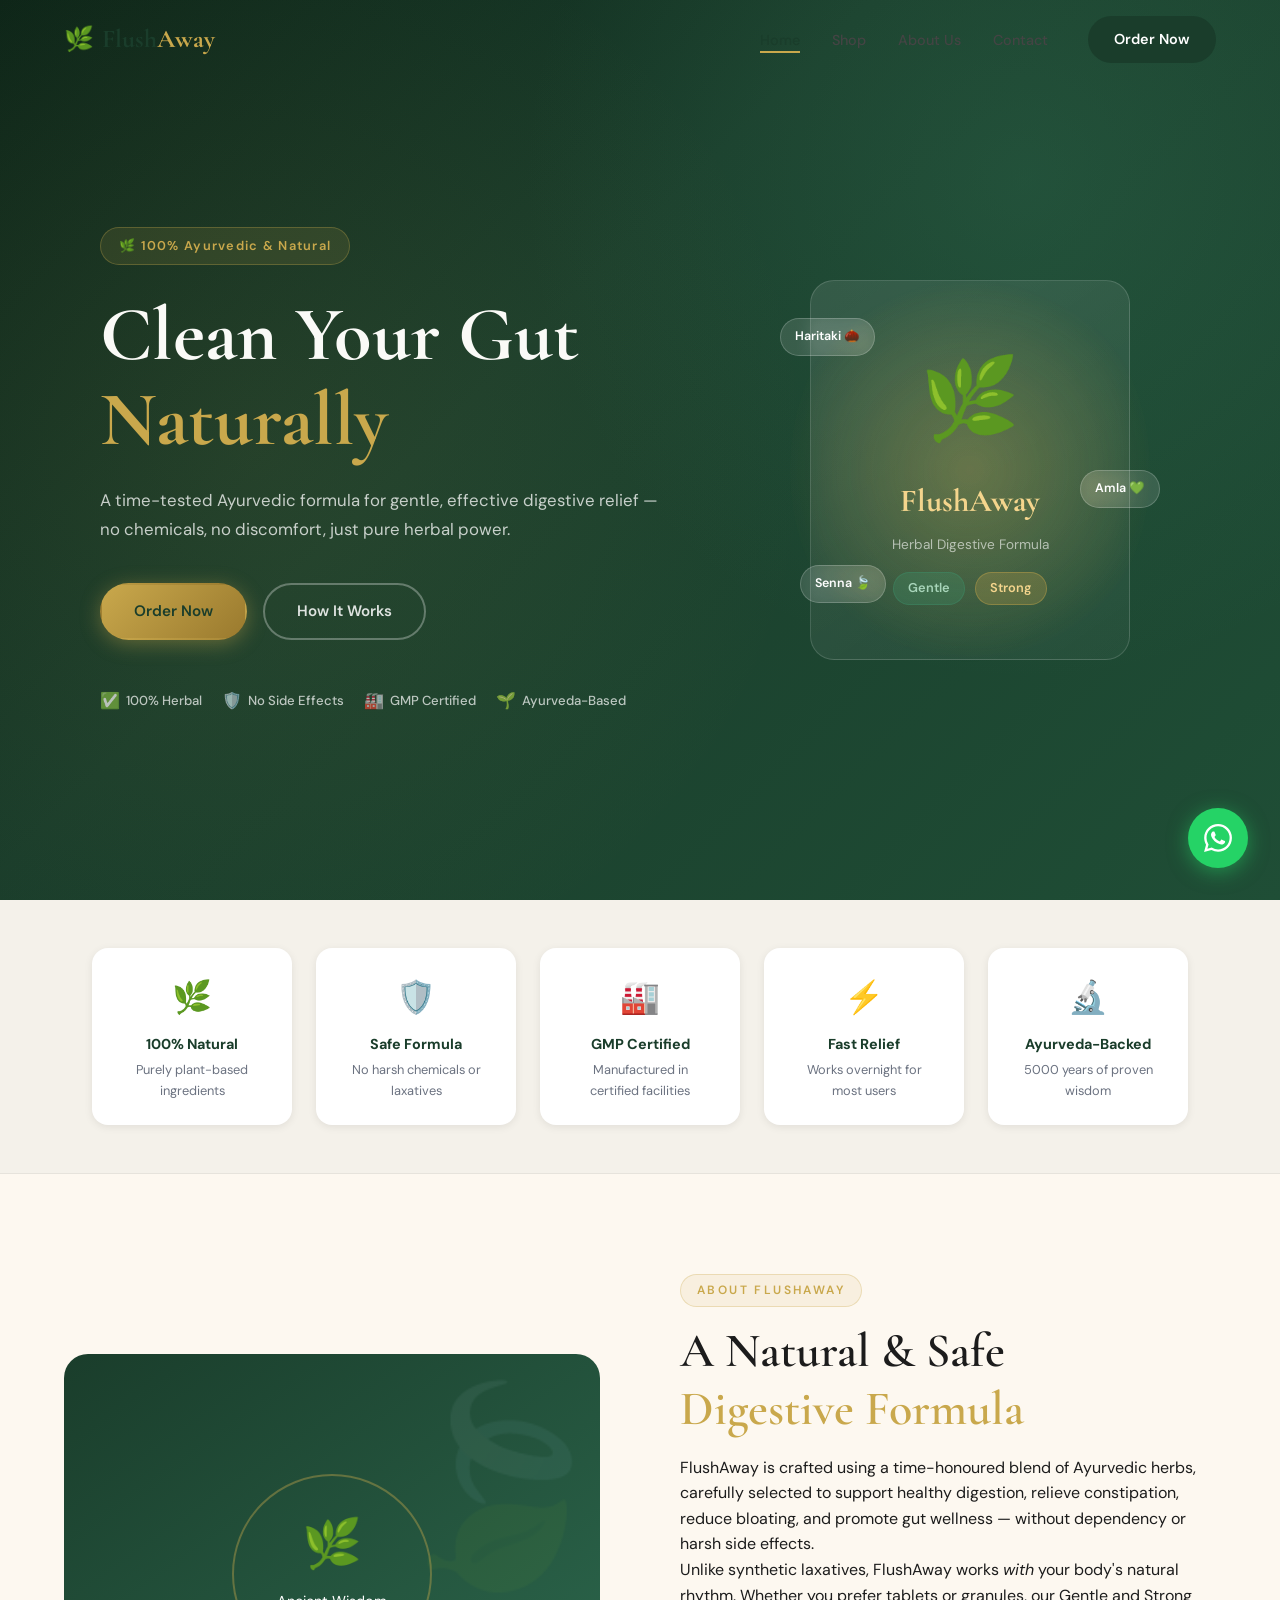
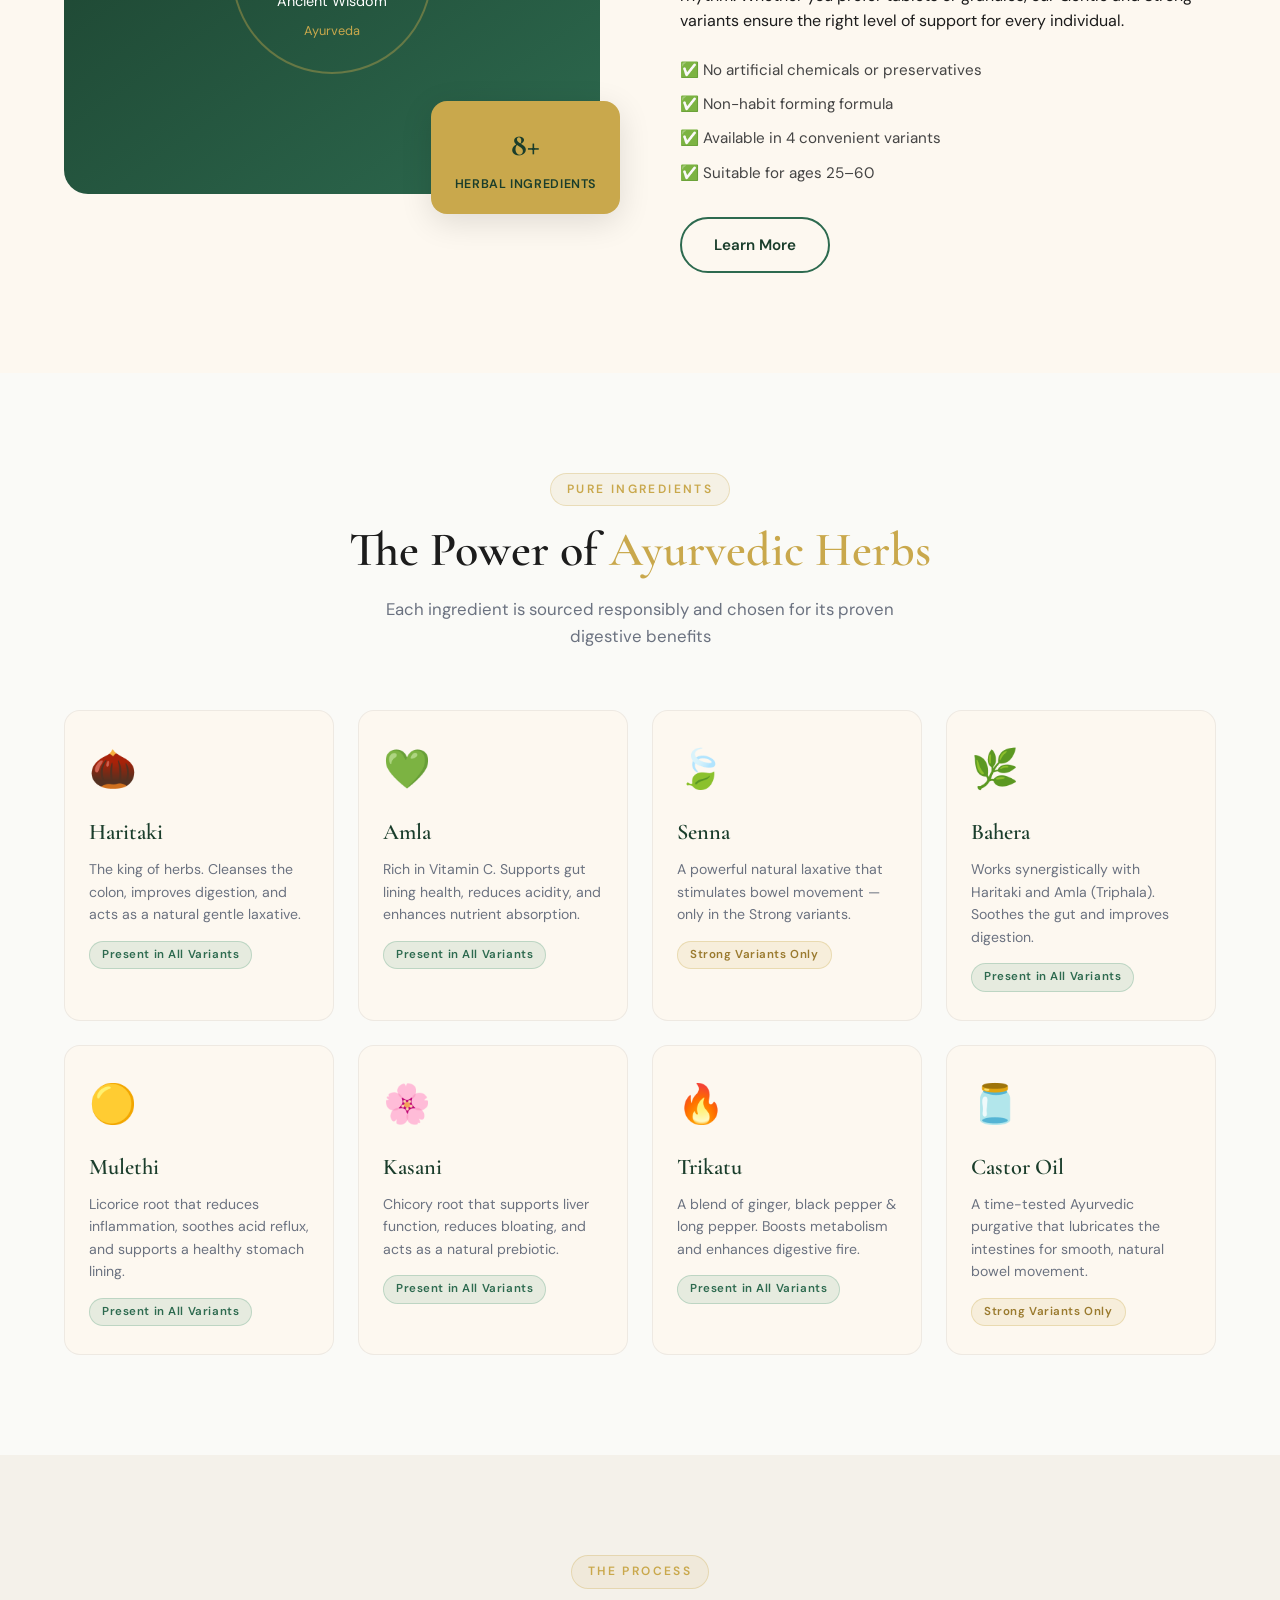
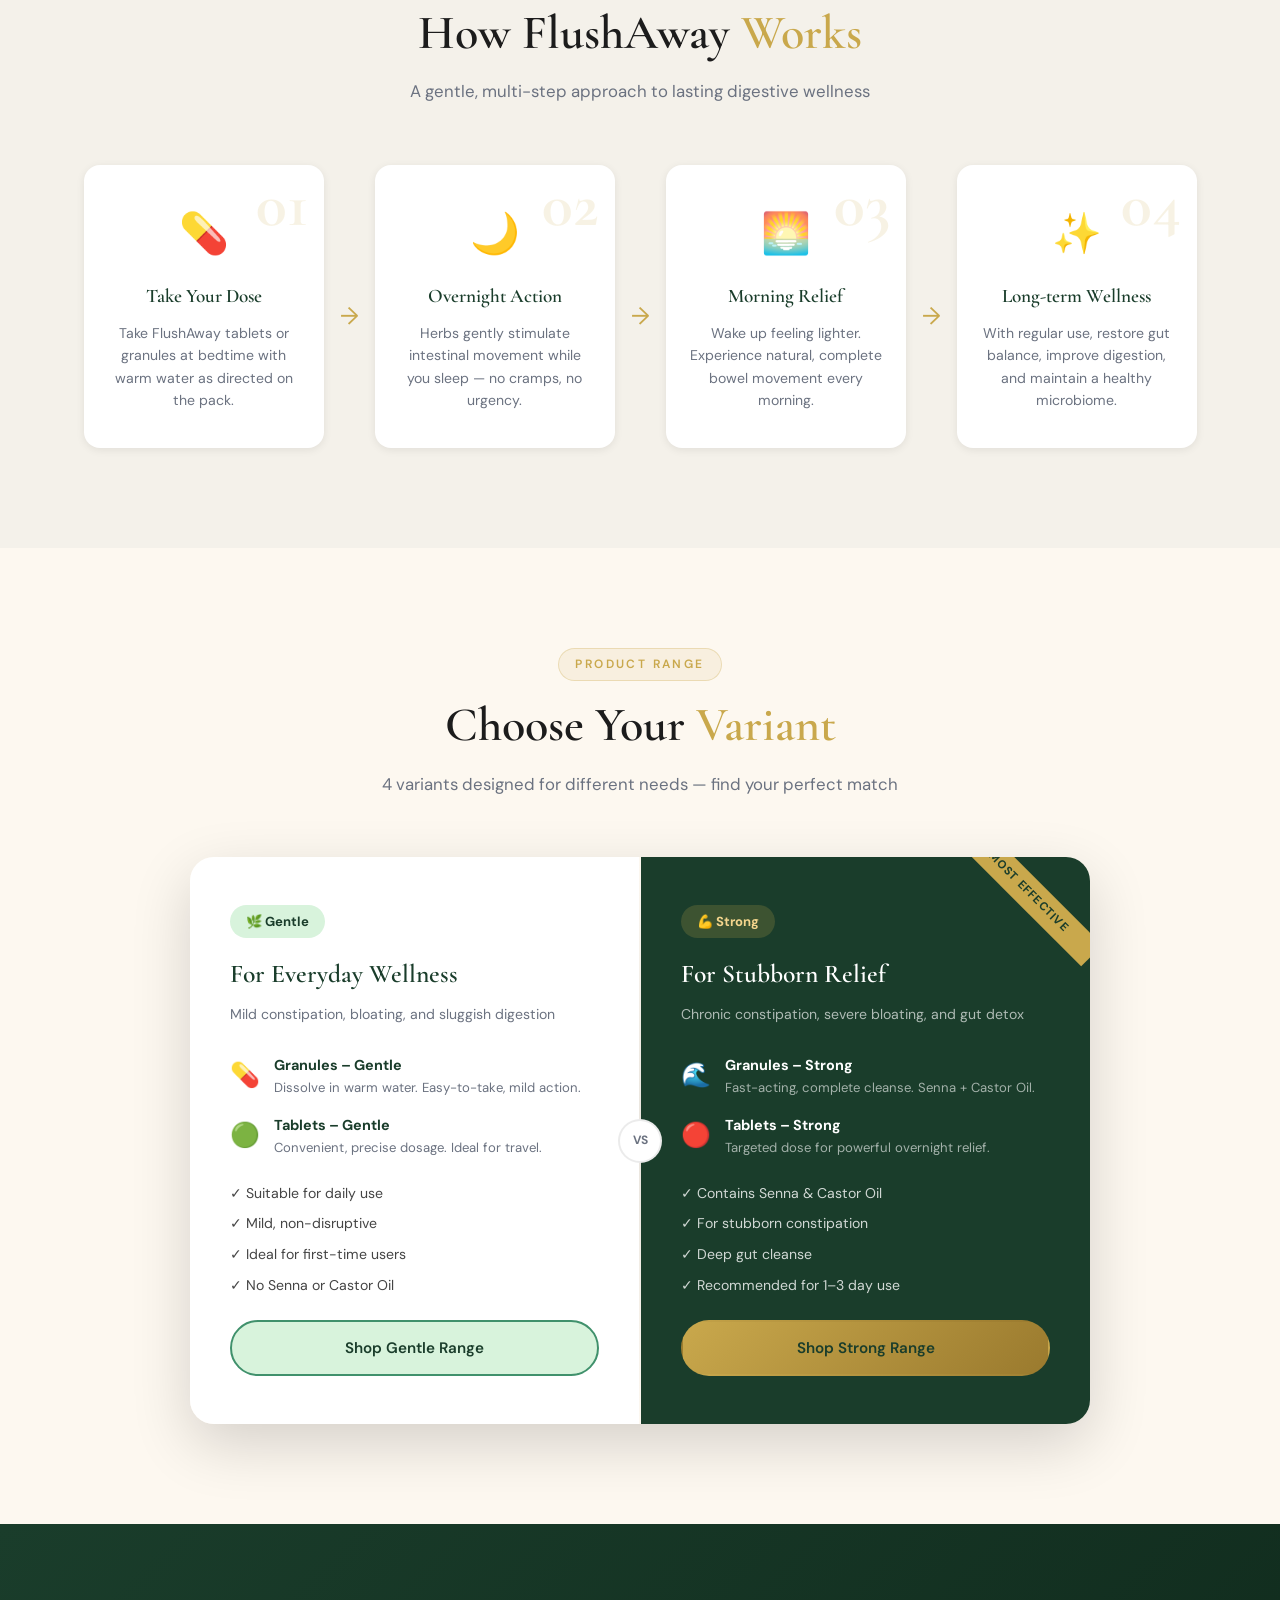
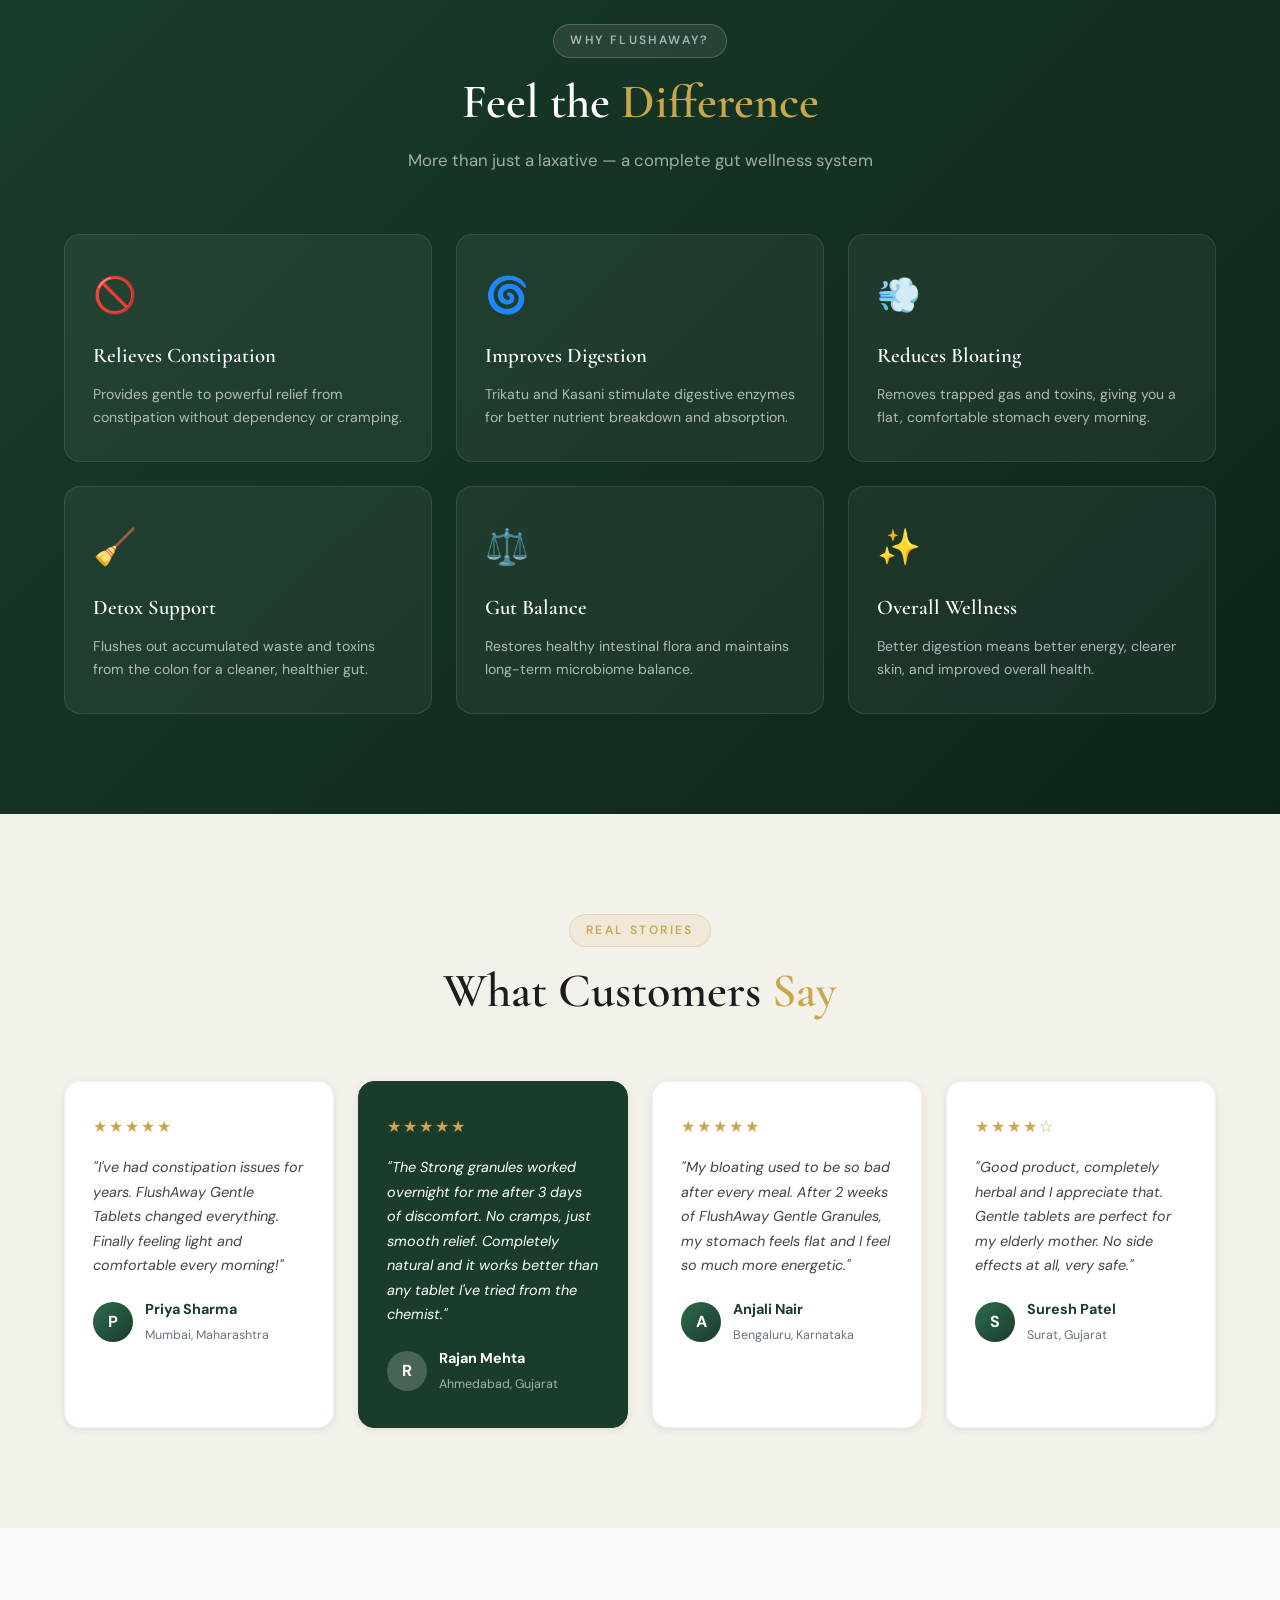
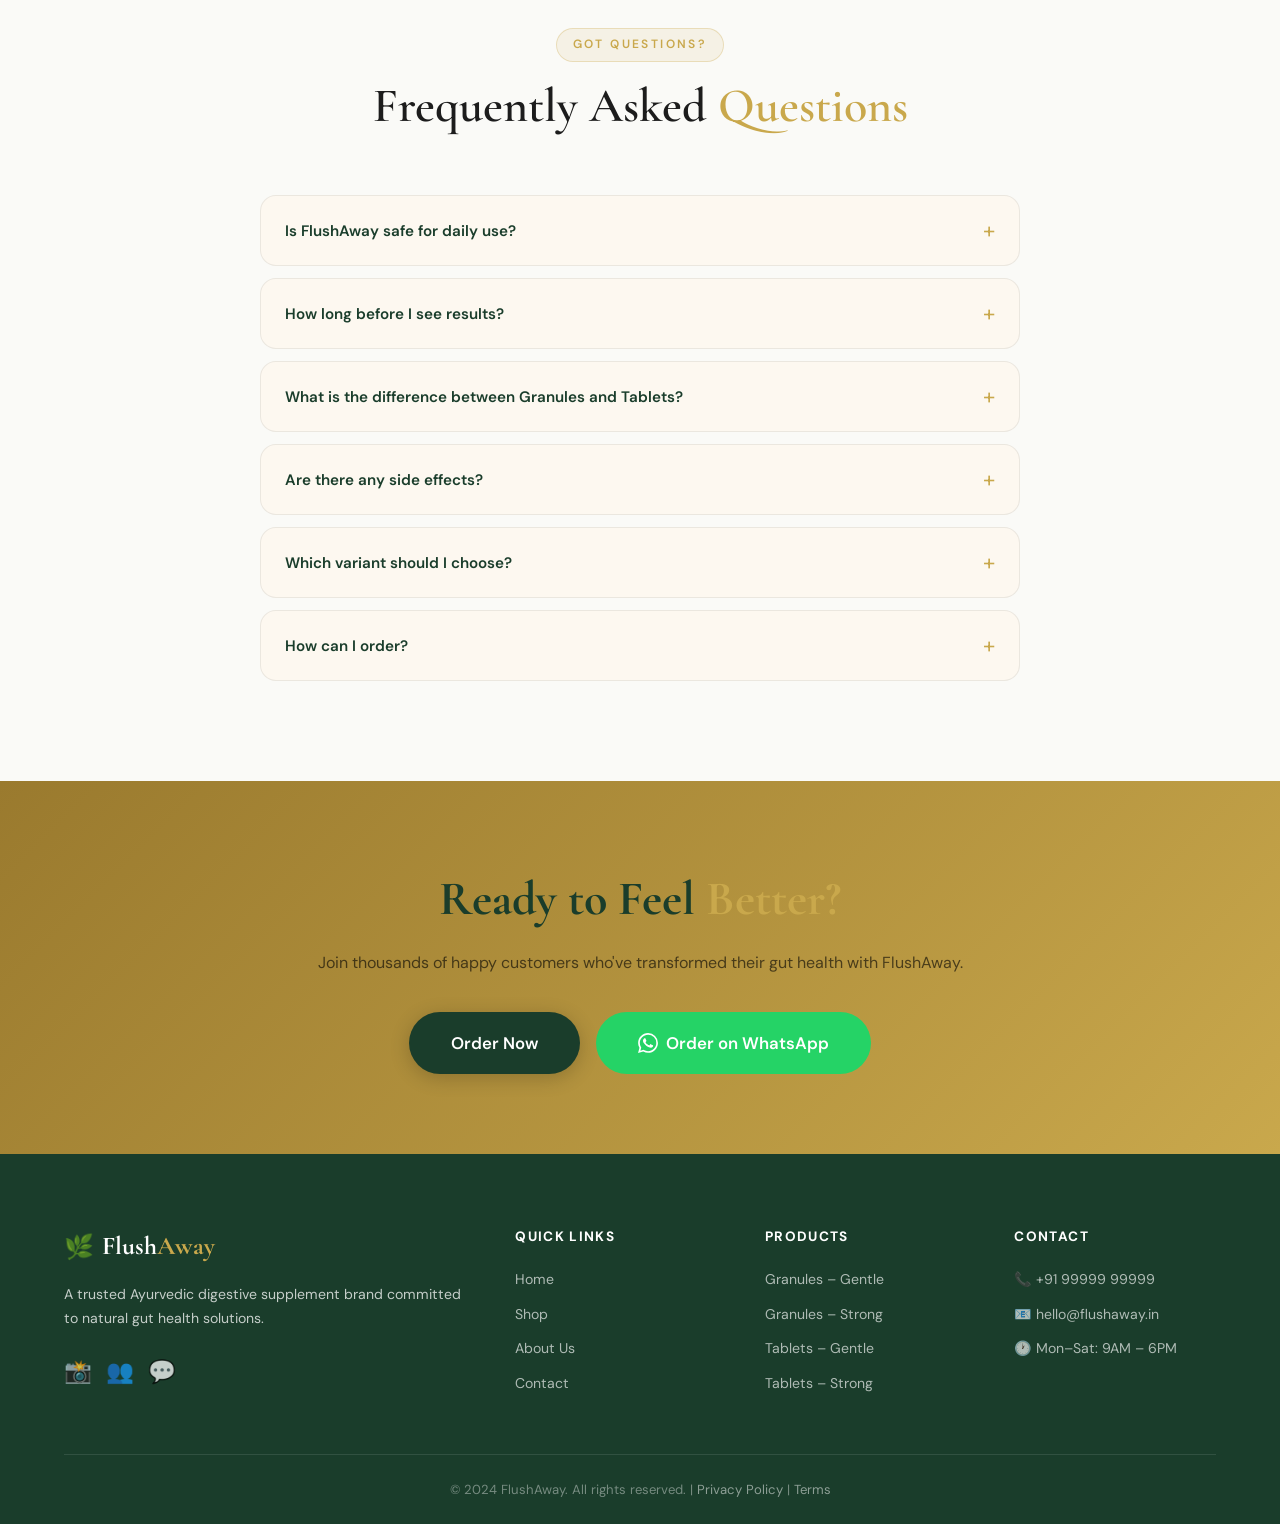
<file: index.html>
<!DOCTYPE html>
<html lang="en">
<head>
  <meta charset="UTF-8" />
  <meta name="viewport" content="width=device-width, initial-scale=1.0"/>
  <title>FlushAway – Clean Your Gut Naturally | Ayurvedic Digestive Supplement</title>
  <meta name="description" content="FlushAway is a 100% herbal Ayurvedic digestive supplement. Relieve constipation, improve digestion, and detox naturally with Haritaki, Amla, Senna & more."/>
  <meta name="keywords" content="herbal constipation relief, ayurvedic digestive supplement, haritaki, senna tablets, gut health, natural detox, FlushAway"/>
  <link rel="preconnect" href="https://fonts.googleapis.com"/>
  <link rel="preconnect" href="https://fonts.gstatic.com" crossorigin/>
  <link href="https://fonts.googleapis.com/css2?family=Cormorant+Garamond:wght@400;500;600;700&family=DM+Sans:wght@300;400;500;600&family=Cinzel:wght@400;600&display=swap" rel="stylesheet"/>
  <link rel="stylesheet" href="style.css"/>
</head>
<body>

<!-- ========== NAV ========== -->
<nav class="navbar" id="navbar">
  <div class="nav-inner">
    <a href="index.html" class="logo">
      <span class="logo-leaf">🌿</span>
      <span class="logo-text">Flush<span class="gold">Away</span></span>
    </a>
    <ul class="nav-links" id="navLinks">
      <li><a href="index.html" class="active">Home</a></li>
      <li><a href="shop.html">Shop</a></li>
      <li><a href="about.html">About Us</a></li>
      <li><a href="contact.html">Contact</a></li>
    </ul>
    <a href="shop.html" class="btn btn-nav">Order Now</a>
    <button class="hamburger" id="hamburger" aria-label="Menu">
      <span></span><span></span><span></span>
    </button>
  </div>
</nav>

<!-- ========== HERO ========== -->
<section class="hero" id="home">
  <div class="hero-bg-pattern"></div>
  <div class="hero-content">
    <div class="hero-badge">🌿 100% Ayurvedic &amp; Natural</div>
    <h1 class="hero-title">
      Clean Your Gut<br/><span class="gold-text">Naturally</span>
    </h1>
    <p class="hero-subtitle">
      A time-tested Ayurvedic formula for gentle, effective digestive relief —<br/>
      no chemicals, no discomfort, just pure herbal power.
    </p>
    <div class="hero-cta-group">
      <a href="shop.html" class="btn btn-primary">Order Now</a>
      <a href="#how-it-works" class="btn btn-outline">How It Works</a>
    </div>
    <div class="trust-strip">
      <div class="trust-item"><span class="t-icon">✅</span> 100% Herbal</div>
      <div class="trust-item"><span class="t-icon">🛡️</span> No Side Effects</div>
      <div class="trust-item"><span class="t-icon">🏭</span> GMP Certified</div>
      <div class="trust-item"><span class="t-icon">🌱</span> Ayurveda-Based</div>
    </div>
  </div>
  <div class="hero-image-wrap">
    <div class="hero-product-card">
      <div class="product-glow"></div>
      <div class="product-img-placeholder">
        <div class="pill-visual">
          <div class="pill-icon">🌿</div>
          <div class="pill-label">FlushAway</div>
          <div class="pill-sub">Herbal Digestive Formula</div>
          <div class="pill-variants">
            <span class="variant-tag gentle">Gentle</span>
            <span class="variant-tag strong">Strong</span>
          </div>
        </div>
      </div>
      <div class="floating-badge b1">Haritaki 🌰</div>
      <div class="floating-badge b2">Amla 💚</div>
      <div class="floating-badge b3">Senna 🍃</div>
    </div>
  </div>
</section>

<!-- ========== TRUST BADGES ========== -->
<section class="badges-section">
  <div class="container">
    <div class="badges-row">
      <div class="badge-card"><div class="badge-icon">🌿</div><strong>100% Natural</strong><p>Purely plant-based ingredients</p></div>
      <div class="badge-card"><div class="badge-icon">🛡️</div><strong>Safe Formula</strong><p>No harsh chemicals or laxatives</p></div>
      <div class="badge-card"><div class="badge-icon">🏭</div><strong>GMP Certified</strong><p>Manufactured in certified facilities</p></div>
      <div class="badge-card"><div class="badge-icon">⚡</div><strong>Fast Relief</strong><p>Works overnight for most users</p></div>
      <div class="badge-card"><div class="badge-icon">🔬</div><strong>Ayurveda-Backed</strong><p>5000 years of proven wisdom</p></div>
    </div>
  </div>
</section>

<!-- ========== ABOUT ========== -->
<section class="about-section section" id="about">
  <div class="container about-grid">
    <div class="about-visual">
      <div class="about-img-box">
        <div class="about-leaf-bg">🍃</div>
        <div class="about-content-visual">
          <div class="herb-circle">
            <div class="herb-inner">
              <span style="font-size:3rem">🌿</span>
              <p>Ancient Wisdom</p>
              <p style="font-size:.8rem;color:var(--gold)">Ayurveda</p>
            </div>
          </div>
        </div>
        <div class="about-stat-badge">
          <strong>8+</strong>
          <span>Herbal Ingredients</span>
        </div>
      </div>
    </div>
    <div class="about-text">
      <div class="section-tag">About FlushAway</div>
      <h2 class="section-title">A Natural &amp; Safe<br/><span class="gold-text">Digestive Formula</span></h2>
      <p>FlushAway is crafted using a time-honoured blend of Ayurvedic herbs, carefully selected to support healthy digestion, relieve constipation, reduce bloating, and promote gut wellness — without dependency or harsh side effects.</p>
      <p>Unlike synthetic laxatives, FlushAway works <em>with</em> your body's natural rhythm. Whether you prefer tablets or granules, our Gentle and Strong variants ensure the right level of support for every individual.</p>
      <ul class="about-features">
        <li>✅ No artificial chemicals or preservatives</li>
        <li>✅ Non-habit forming formula</li>
        <li>✅ Available in 4 convenient variants</li>
        <li>✅ Suitable for ages 25–60</li>
      </ul>
      <a href="about.html" class="btn btn-outline">Learn More</a>
    </div>
  </div>
</section>

<!-- ========== INGREDIENTS ========== -->
<section class="ingredients-section section" id="ingredients">
  <div class="container">
    <div class="section-header">
      <div class="section-tag">Pure Ingredients</div>
      <h2 class="section-title">The Power of <span class="gold-text">Ayurvedic Herbs</span></h2>
      <p class="section-subtitle">Each ingredient is sourced responsibly and chosen for its proven digestive benefits</p>
    </div>
    <div class="ingredients-grid">
      <div class="ing-card">
        <div class="ing-icon">🌰</div>
        <h3>Haritaki</h3>
        <p>The king of herbs. Cleanses the colon, improves digestion, and acts as a natural gentle laxative.</p>
        <div class="ing-tag">Present in All Variants</div>
      </div>
      <div class="ing-card">
        <div class="ing-icon">💚</div>
        <h3>Amla</h3>
        <p>Rich in Vitamin C. Supports gut lining health, reduces acidity, and enhances nutrient absorption.</p>
        <div class="ing-tag">Present in All Variants</div>
      </div>
      <div class="ing-card">
        <div class="ing-icon">🍃</div>
        <h3>Senna</h3>
        <p>A powerful natural laxative that stimulates bowel movement — only in the Strong variants.</p>
        <div class="ing-tag strong-tag">Strong Variants Only</div>
      </div>
      <div class="ing-card">
        <div class="ing-icon">🌿</div>
        <h3>Bahera</h3>
        <p>Works synergistically with Haritaki and Amla (Triphala). Soothes the gut and improves digestion.</p>
        <div class="ing-tag">Present in All Variants</div>
      </div>
      <div class="ing-card">
        <div class="ing-icon">🟡</div>
        <h3>Mulethi</h3>
        <p>Licorice root that reduces inflammation, soothes acid reflux, and supports a healthy stomach lining.</p>
        <div class="ing-tag">Present in All Variants</div>
      </div>
      <div class="ing-card">
        <div class="ing-icon">🌸</div>
        <h3>Kasani</h3>
        <p>Chicory root that supports liver function, reduces bloating, and acts as a natural prebiotic.</p>
        <div class="ing-tag">Present in All Variants</div>
      </div>
      <div class="ing-card">
        <div class="ing-icon">🔥</div>
        <h3>Trikatu</h3>
        <p>A blend of ginger, black pepper &amp; long pepper. Boosts metabolism and enhances digestive fire.</p>
        <div class="ing-tag">Present in All Variants</div>
      </div>
      <div class="ing-card">
        <div class="ing-icon">🫙</div>
        <h3>Castor Oil</h3>
        <p>A time-tested Ayurvedic purgative that lubricates the intestines for smooth, natural bowel movement.</p>
        <div class="ing-tag strong-tag">Strong Variants Only</div>
      </div>
    </div>
  </div>
</section>

<!-- ========== HOW IT WORKS ========== -->
<section class="how-section section" id="how-it-works">
  <div class="container">
    <div class="section-header">
      <div class="section-tag">The Process</div>
      <h2 class="section-title">How FlushAway <span class="gold-text">Works</span></h2>
      <p class="section-subtitle">A gentle, multi-step approach to lasting digestive wellness</p>
    </div>
    <div class="steps-timeline">
      <div class="step-item">
        <div class="step-number">01</div>
        <div class="step-icon">💊</div>
        <h3>Take Your Dose</h3>
        <p>Take FlushAway tablets or granules at bedtime with warm water as directed on the pack.</p>
      </div>
      <div class="step-arrow">→</div>
      <div class="step-item">
        <div class="step-number">02</div>
        <div class="step-icon">🌙</div>
        <h3>Overnight Action</h3>
        <p>Herbs gently stimulate intestinal movement while you sleep — no cramps, no urgency.</p>
      </div>
      <div class="step-arrow">→</div>
      <div class="step-item">
        <div class="step-number">03</div>
        <div class="step-icon">🌅</div>
        <h3>Morning Relief</h3>
        <p>Wake up feeling lighter. Experience natural, complete bowel movement every morning.</p>
      </div>
      <div class="step-arrow">→</div>
      <div class="step-item">
        <div class="step-number">04</div>
        <div class="step-icon">✨</div>
        <h3>Long-term Wellness</h3>
        <p>With regular use, restore gut balance, improve digestion, and maintain a healthy microbiome.</p>
      </div>
    </div>
  </div>
</section>

<!-- ========== PRODUCT VARIANTS ========== -->
<section class="variants-section section" id="products">
  <div class="container">
    <div class="section-header">
      <div class="section-tag">Product Range</div>
      <h2 class="section-title">Choose Your <span class="gold-text">Variant</span></h2>
      <p class="section-subtitle">4 variants designed for different needs — find your perfect match</p>
    </div>
    <div class="variants-compare">
      <div class="variant-card gentle-card">
        <div class="vc-header">
          <div class="vc-badge gentle-b">🌿 Gentle</div>
          <h3>For Everyday Wellness</h3>
          <p>Mild constipation, bloating, and sluggish digestion</p>
        </div>
        <div class="vc-products">
          <div class="vc-product">
            <span class="prod-icon">💊</span>
            <div><strong>Granules – Gentle</strong><p>Dissolve in warm water. Easy-to-take, mild action.</p></div>
          </div>
          <div class="vc-product">
            <span class="prod-icon">🟢</span>
            <div><strong>Tablets – Gentle</strong><p>Convenient, precise dosage. Ideal for travel.</p></div>
          </div>
        </div>
        <ul class="vc-features">
          <li>✓ Suitable for daily use</li>
          <li>✓ Mild, non-disruptive</li>
          <li>✓ Ideal for first-time users</li>
          <li>✓ No Senna or Castor Oil</li>
        </ul>
        <a href="shop.html" class="btn btn-gentle">Shop Gentle Range</a>
      </div>

      <div class="vs-divider">
        <div class="vs-text">VS</div>
      </div>

      <div class="variant-card strong-card">
        <div class="vc-ribbon">Most Effective</div>
        <div class="vc-header">
          <div class="vc-badge strong-b">💪 Strong</div>
          <h3>For Stubborn Relief</h3>
          <p>Chronic constipation, severe bloating, and gut detox</p>
        </div>
        <div class="vc-products">
          <div class="vc-product">
            <span class="prod-icon">🌊</span>
            <div><strong>Granules – Strong</strong><p>Fast-acting, complete cleanse. Senna + Castor Oil.</p></div>
          </div>
          <div class="vc-product">
            <span class="prod-icon">🔴</span>
            <div><strong>Tablets – Strong</strong><p>Targeted dose for powerful overnight relief.</p></div>
          </div>
        </div>
        <ul class="vc-features">
          <li>✓ Contains Senna &amp; Castor Oil</li>
          <li>✓ For stubborn constipation</li>
          <li>✓ Deep gut cleanse</li>
          <li>✓ Recommended for 1–3 day use</li>
        </ul>
        <a href="shop.html" class="btn btn-strong">Shop Strong Range</a>
      </div>
    </div>
  </div>
</section>

<!-- ========== BENEFITS ========== -->
<section class="benefits-section section" id="benefits">
  <div class="container">
    <div class="section-header light-header">
      <div class="section-tag tag-light">Why FlushAway?</div>
      <h2 class="section-title white-title">Feel the <span class="gold-text">Difference</span></h2>
      <p class="section-subtitle light-sub">More than just a laxative — a complete gut wellness system</p>
    </div>
    <div class="benefits-grid">
      <div class="benefit-card">
        <div class="ben-icon">🚫</div>
        <h3>Relieves Constipation</h3>
        <p>Provides gentle to powerful relief from constipation without dependency or cramping.</p>
      </div>
      <div class="benefit-card">
        <div class="ben-icon">🌀</div>
        <h3>Improves Digestion</h3>
        <p>Trikatu and Kasani stimulate digestive enzymes for better nutrient breakdown and absorption.</p>
      </div>
      <div class="benefit-card">
        <div class="ben-icon">💨</div>
        <h3>Reduces Bloating</h3>
        <p>Removes trapped gas and toxins, giving you a flat, comfortable stomach every morning.</p>
      </div>
      <div class="benefit-card">
        <div class="ben-icon">🧹</div>
        <h3>Detox Support</h3>
        <p>Flushes out accumulated waste and toxins from the colon for a cleaner, healthier gut.</p>
      </div>
      <div class="benefit-card">
        <div class="ben-icon">⚖️</div>
        <h3>Gut Balance</h3>
        <p>Restores healthy intestinal flora and maintains long-term microbiome balance.</p>
      </div>
      <div class="benefit-card">
        <div class="ben-icon">✨</div>
        <h3>Overall Wellness</h3>
        <p>Better digestion means better energy, clearer skin, and improved overall health.</p>
      </div>
    </div>
  </div>
</section>

<!-- ========== TESTIMONIALS ========== -->
<section class="testimonials-section section" id="testimonials">
  <div class="container">
    <div class="section-header">
      <div class="section-tag">Real Stories</div>
      <h2 class="section-title">What Customers <span class="gold-text">Say</span></h2>
    </div>
    <div class="testi-grid">
      <div class="testi-card">
        <div class="stars">★★★★★</div>
        <p>"I've had constipation issues for years. FlushAway Gentle Tablets changed everything. Finally feeling light and comfortable every morning!"</p>
        <div class="testi-author">
          <div class="testi-avatar">P</div>
          <div><strong>Priya Sharma</strong><span>Mumbai, Maharashtra</span></div>
        </div>
      </div>
      <div class="testi-card testi-featured">
        <div class="stars">★★★★★</div>
        <p>"The Strong granules worked overnight for me after 3 days of discomfort. No cramps, just smooth relief. Completely natural and it works better than any tablet I've tried from the chemist."</p>
        <div class="testi-author">
          <div class="testi-avatar">R</div>
          <div><strong>Rajan Mehta</strong><span>Ahmedabad, Gujarat</span></div>
        </div>
      </div>
      <div class="testi-card">
        <div class="stars">★★★★★</div>
        <p>"My bloating used to be so bad after every meal. After 2 weeks of FlushAway Gentle Granules, my stomach feels flat and I feel so much more energetic."</p>
        <div class="testi-author">
          <div class="testi-avatar">A</div>
          <div><strong>Anjali Nair</strong><span>Bengaluru, Karnataka</span></div>
        </div>
      </div>
      <div class="testi-card">
        <div class="stars">★★★★☆</div>
        <p>"Good product, completely herbal and I appreciate that. Gentle tablets are perfect for my elderly mother. No side effects at all, very safe."</p>
        <div class="testi-author">
          <div class="testi-avatar">S</div>
          <div><strong>Suresh Patel</strong><span>Surat, Gujarat</span></div>
        </div>
      </div>
    </div>
  </div>
</section>

<!-- ========== FAQ ========== -->
<section class="faq-section section" id="faq">
  <div class="container">
    <div class="section-header">
      <div class="section-tag">Got Questions?</div>
      <h2 class="section-title">Frequently Asked <span class="gold-text">Questions</span></h2>
    </div>
    <div class="faq-list">
      <div class="faq-item">
        <button class="faq-q" onclick="toggleFaq(this)">
          Is FlushAway safe for daily use? <span class="faq-arrow">+</span>
        </button>
        <div class="faq-a">
          <p>The Gentle variants (Granules and Tablets) are suitable for daily use. The Strong variants contain Senna and Castor Oil and are recommended for short-term use (1–3 days) or as directed by a healthcare provider.</p>
        </div>
      </div>
      <div class="faq-item">
        <button class="faq-q" onclick="toggleFaq(this)">
          How long before I see results? <span class="faq-arrow">+</span>
        </button>
        <div class="faq-a">
          <p>Most users experience relief within 6–8 hours of taking FlushAway. For chronic constipation, consistent use over 2–4 weeks brings lasting gut health improvements.</p>
        </div>
      </div>
      <div class="faq-item">
        <button class="faq-q" onclick="toggleFaq(this)">
          What is the difference between Granules and Tablets? <span class="faq-arrow">+</span>
        </button>
        <div class="faq-a">
          <p>Both contain the same herbal formula. Granules are dissolved in warm water and may act slightly faster. Tablets are more convenient for travel and on-the-go use with precise dosing.</p>
        </div>
      </div>
      <div class="faq-item">
        <button class="faq-q" onclick="toggleFaq(this)">
          Are there any side effects? <span class="faq-arrow">+</span>
        </button>
        <div class="faq-a">
          <p>FlushAway is made from 100% natural Ayurvedic ingredients. When used as directed, it is generally well-tolerated. The Strong variants may cause mild urgency, which is normal. Consult a doctor if you are pregnant, breastfeeding, or on medication.</p>
        </div>
      </div>
      <div class="faq-item">
        <button class="faq-q" onclick="toggleFaq(this)">
          Which variant should I choose? <span class="faq-arrow">+</span>
        </button>
        <div class="faq-a">
          <p>If you have occasional or mild constipation, start with the Gentle variant. For chronic constipation or a gut cleanse, the Strong variant is recommended. First-time users are advised to start Gentle.</p>
        </div>
      </div>
      <div class="faq-item">
        <button class="faq-q" onclick="toggleFaq(this)">
          How can I order? <span class="faq-arrow">+</span>
        </button>
        <div class="faq-a">
          <p>You can order via our Shop page or directly through WhatsApp for personalised assistance. We deliver across India. Cash on Delivery available.</p>
        </div>
      </div>
    </div>
  </div>
</section>

<!-- ========== CTA BANNER ========== -->
<section class="cta-banner">
  <div class="container">
    <div class="cta-content">
      <h2>Ready to Feel <span class="gold-text">Better?</span></h2>
      <p>Join thousands of happy customers who've transformed their gut health with FlushAway.</p>
      <div class="cta-group">
        <a href="shop.html" class="btn btn-primary btn-lg">Order Now</a>
        <a href="https://wa.me/919999999999?text=Hi!%20I%27d%20like%20to%20order%20FlushAway." target="_blank" class="btn btn-whatsapp btn-lg">
          <svg width="20" height="20" viewBox="0 0 24 24" fill="currentColor"><path d="M17.472 14.382c-.297-.149-1.758-.867-2.03-.967-.273-.099-.471-.148-.67.15-.197.297-.767.966-.94 1.164-.173.199-.347.223-.644.075-.297-.15-1.255-.463-2.39-1.475-.883-.788-1.48-1.761-1.653-2.059-.173-.297-.018-.458.13-.606.134-.133.298-.347.446-.52.149-.174.198-.298.298-.497.099-.198.05-.371-.025-.52-.075-.149-.669-1.612-.916-2.207-.242-.579-.487-.5-.669-.51-.173-.008-.371-.01-.57-.01-.198 0-.52.074-.792.372-.272.297-1.04 1.016-1.04 2.479 0 1.462 1.065 2.875 1.213 3.074.149.198 2.096 3.2 5.077 4.487.709.306 1.262.489 1.694.625.712.227 1.36.195 1.871.118.571-.085 1.758-.719 2.006-1.413.248-.694.248-1.289.173-1.413-.074-.124-.272-.198-.57-.347m-5.421 7.403h-.004a9.87 9.87 0 01-5.031-1.378l-.361-.214-3.741.982.998-3.648-.235-.374a9.86 9.86 0 01-1.51-5.26c.001-5.45 4.436-9.884 9.888-9.884 2.64 0 5.122 1.03 6.988 2.898a9.825 9.825 0 012.893 6.994c-.003 5.45-4.437 9.884-9.885 9.884m8.413-18.297A11.815 11.815 0 0012.05 0C5.495 0 .16 5.335.157 11.892c0 2.096.547 4.142 1.588 5.945L.057 24l6.305-1.654a11.882 11.882 0 005.683 1.448h.005c6.554 0 11.89-5.335 11.893-11.893a11.821 11.821 0 00-3.48-8.413z"/></svg>
          Order on WhatsApp
        </a>
      </div>
    </div>
  </div>
</section>

<!-- ========== FOOTER ========== -->
<footer class="footer">
  <div class="container">
    <div class="footer-grid">
      <div class="footer-brand">
        <div class="logo"><span class="logo-leaf">🌿</span> <span class="logo-text">Flush<span class="gold">Away</span></span></div>
        <p>A trusted Ayurvedic digestive supplement brand committed to natural gut health solutions.</p>
        <div class="footer-social">
          <a href="#" aria-label="Instagram">📸</a>
          <a href="#" aria-label="Facebook">👥</a>
          <a href="https://wa.me/919999999999" aria-label="WhatsApp">💬</a>
        </div>
      </div>
      <div class="footer-links">
        <h4>Quick Links</h4>
        <ul>
          <li><a href="index.html">Home</a></li>
          <li><a href="shop.html">Shop</a></li>
          <li><a href="about.html">About Us</a></li>
          <li><a href="contact.html">Contact</a></li>
        </ul>
      </div>
      <div class="footer-links">
        <h4>Products</h4>
        <ul>
          <li><a href="shop.html">Granules – Gentle</a></li>
          <li><a href="shop.html">Granules – Strong</a></li>
          <li><a href="shop.html">Tablets – Gentle</a></li>
          <li><a href="shop.html">Tablets – Strong</a></li>
        </ul>
      </div>
      <div class="footer-links">
        <h4>Contact</h4>
        <ul>
          <li>📞 +91 99999 99999</li>
          <li>📧 hello@flushaway.in</li>
          <li>🕐 Mon–Sat: 9AM – 6PM</li>
        </ul>
      </div>
    </div>
    <div class="footer-bottom">
      <p>© 2024 FlushAway. All rights reserved. | <a href="#">Privacy Policy</a> | <a href="#">Terms</a></p>
    </div>
  </div>
</footer>

<!-- ========== WHATSAPP FLOAT ========== -->
<a href="https://wa.me/919999999999?text=Hi!%20I%27d%20like%20to%20order%20FlushAway." target="_blank" class="whatsapp-float" aria-label="Order on WhatsApp">
  <svg width="28" height="28" viewBox="0 0 24 24" fill="white"><path d="M17.472 14.382c-.297-.149-1.758-.867-2.03-.967-.273-.099-.471-.148-.67.15-.197.297-.767.966-.94 1.164-.173.199-.347.223-.644.075-.297-.15-1.255-.463-2.39-1.475-.883-.788-1.48-1.761-1.653-2.059-.173-.297-.018-.458.13-.606.134-.133.298-.347.446-.52.149-.174.198-.298.298-.497.099-.198.05-.371-.025-.52-.075-.149-.669-1.612-.916-2.207-.242-.579-.487-.5-.669-.51-.173-.008-.371-.01-.57-.01-.198 0-.52.074-.792.372-.272.297-1.04 1.016-1.04 2.479 0 1.462 1.065 2.875 1.213 3.074.149.198 2.096 3.2 5.077 4.487.709.306 1.262.489 1.694.625.712.227 1.36.195 1.871.118.571-.085 1.758-.719 2.006-1.413.248-.694.248-1.289.173-1.413-.074-.124-.272-.198-.57-.347m-5.421 7.403h-.004a9.87 9.87 0 01-5.031-1.378l-.361-.214-3.741.982.998-3.648-.235-.374a9.86 9.86 0 01-1.51-5.26c.001-5.45 4.436-9.884 9.888-9.884 2.64 0 5.122 1.03 6.988 2.898a9.825 9.825 0 012.893 6.994c-.003 5.45-4.437 9.884-9.885 9.884m8.413-18.297A11.815 11.815 0 0012.05 0C5.495 0 .16 5.335.157 11.892c0 2.096.547 4.142 1.588 5.945L.057 24l6.305-1.654a11.882 11.882 0 005.683 1.448h.005c6.554 0 11.89-5.335 11.893-11.893a11.821 11.821 0 00-3.48-8.413z"/></svg>
  <span class="wa-tooltip">Order on WhatsApp</span>
</a>

<script src="main.js"></script>
</body>
</html>
</file>
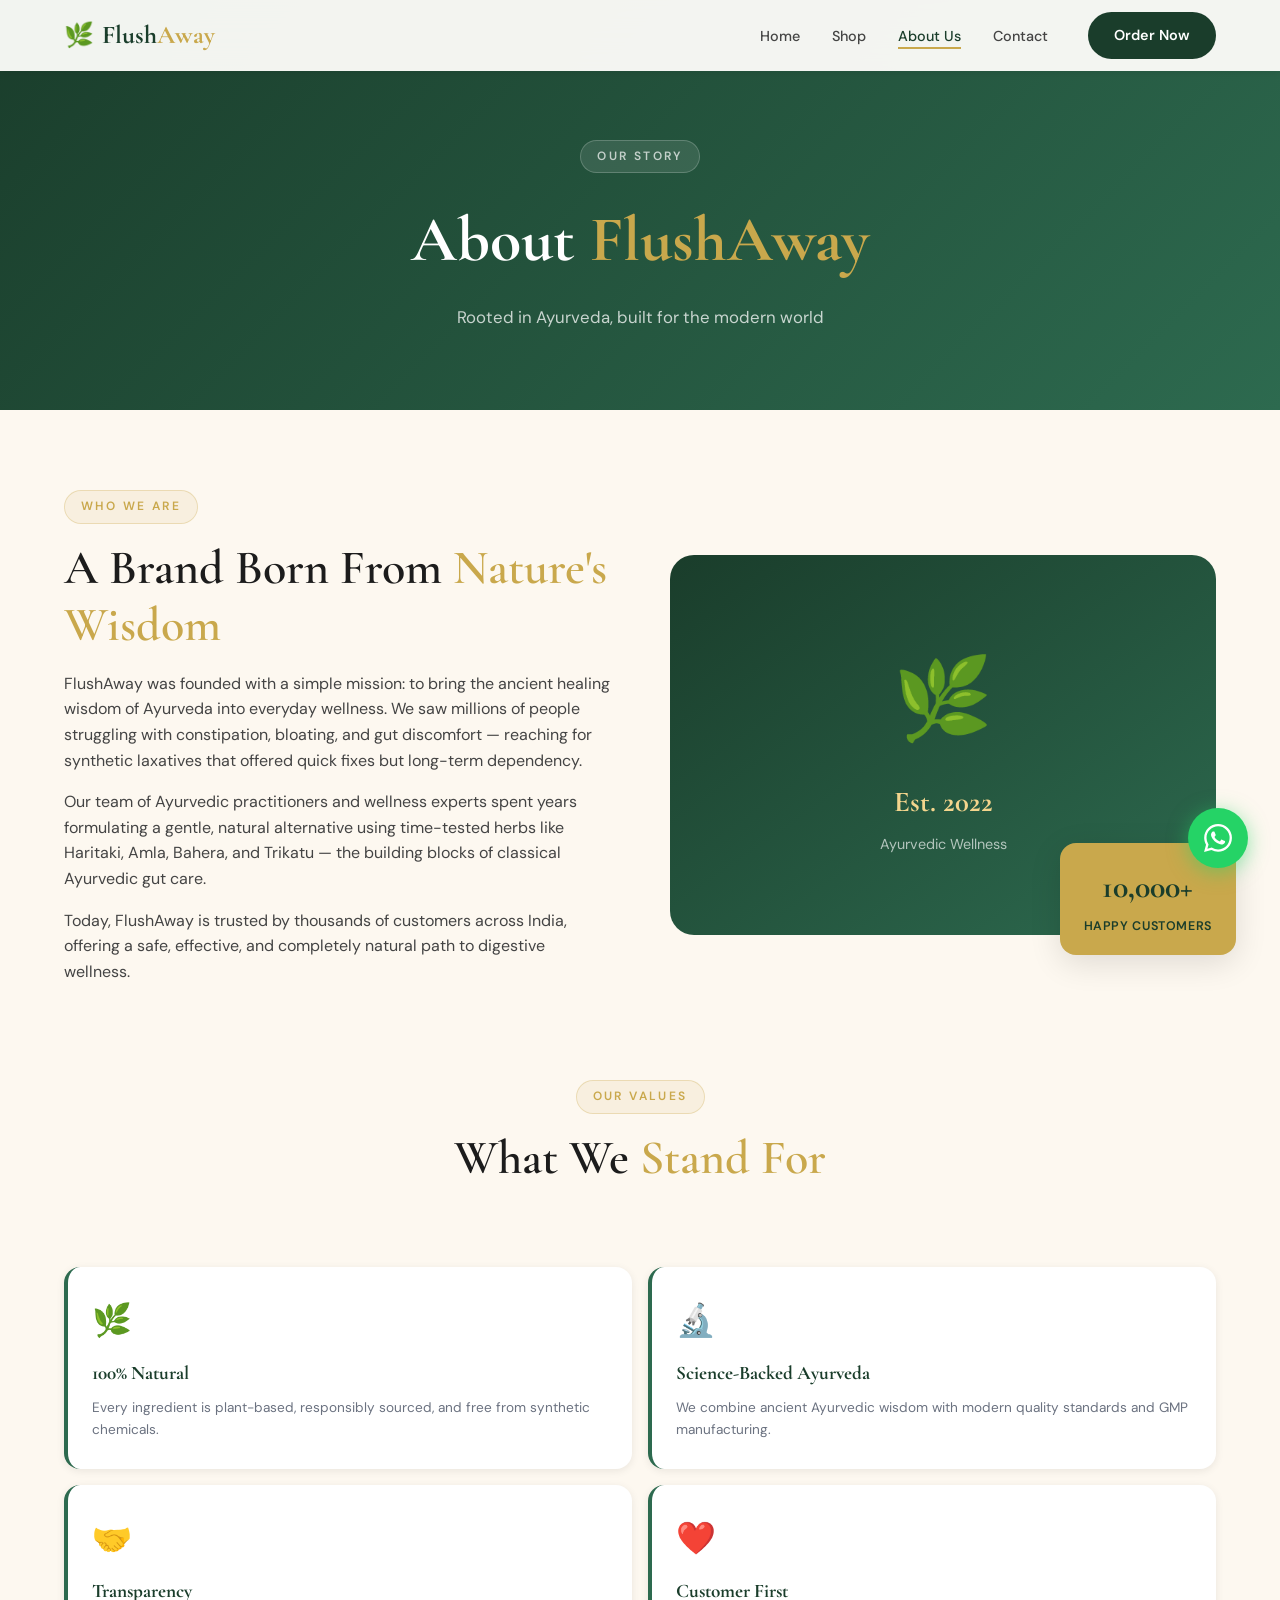
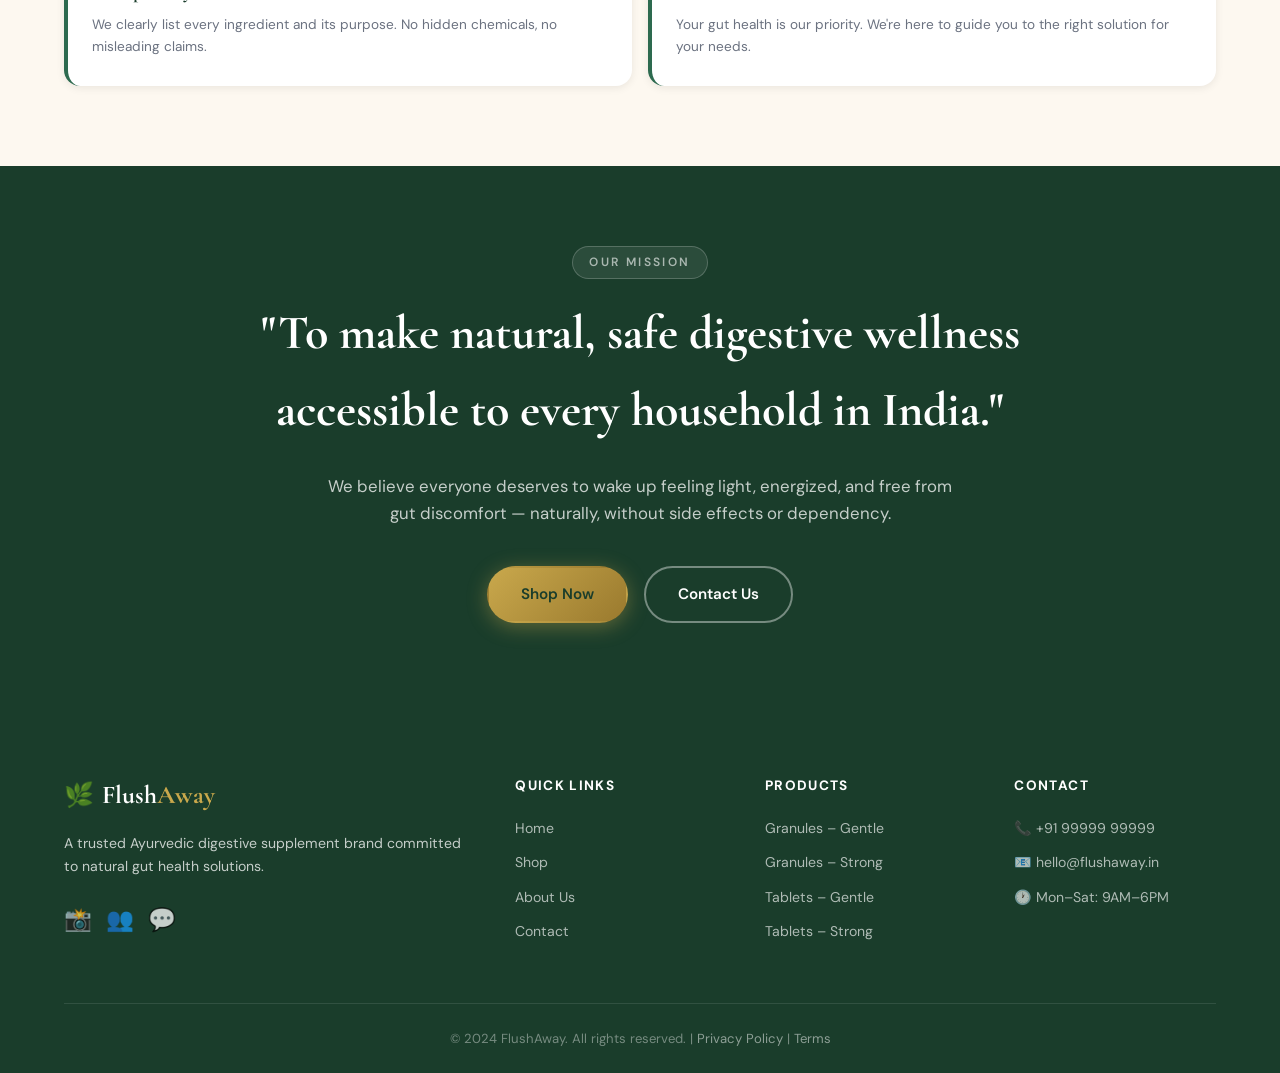
<file: about.html>
<!DOCTYPE html>
<html lang="en">
<head>
  <meta charset="UTF-8"/>
  <meta name="viewport" content="width=device-width, initial-scale=1.0"/>
  <title>About Us – FlushAway | Our Story & Mission</title>
  <meta name="description" content="Learn about FlushAway — our Ayurvedic mission, natural ingredients, and commitment to gut health wellness."/>
  <link rel="preconnect" href="https://fonts.googleapis.com"/>
  <link rel="preconnect" href="https://fonts.gstatic.com" crossorigin/>
  <link href="https://fonts.googleapis.com/css2?family=Cormorant+Garamond:wght@400;500;600;700&family=DM+Sans:wght@300;400;500;600&family=Cinzel:wght@400;600&display=swap" rel="stylesheet"/>
  <link rel="stylesheet" href="style.css"/>
</head>
<body>

<nav class="navbar scrolled" id="navbar">
  <div class="nav-inner">
    <a href="index.html" class="logo"><span class="logo-leaf">🌿</span><span class="logo-text">Flush<span class="gold">Away</span></span></a>
    <ul class="nav-links" id="navLinks">
      <li><a href="index.html">Home</a></li>
      <li><a href="shop.html">Shop</a></li>
      <li><a href="about.html" class="active">About Us</a></li>
      <li><a href="contact.html">Contact</a></li>
    </ul>
    <a href="shop.html" class="btn btn-nav">Order Now</a>
    <button class="hamburger" id="hamburger"><span></span><span></span><span></span></button>
  </div>
</nav>

<section class="page-hero">
  <div class="section-tag" style="color:rgba(255,255,255,.7);background:rgba(255,255,255,.1);border-color:rgba(255,255,255,.2)">Our Story</div>
  <h1>About <span class="gold-text">FlushAway</span></h1>
  <p>Rooted in Ayurveda, built for the modern world</p>
</section>

<section class="about-story section" style="background:var(--cream)">
  <div class="container">
    <div class="about-story-grid">
      <div class="story-text">
        <div class="section-tag">Who We Are</div>
        <h2 class="section-title">A Brand Born From <span class="gold-text">Nature's Wisdom</span></h2>
        <p>FlushAway was founded with a simple mission: to bring the ancient healing wisdom of Ayurveda into everyday wellness. We saw millions of people struggling with constipation, bloating, and gut discomfort — reaching for synthetic laxatives that offered quick fixes but long-term dependency.</p>
        <p>Our team of Ayurvedic practitioners and wellness experts spent years formulating a gentle, natural alternative using time-tested herbs like Haritaki, Amla, Bahera, and Trikatu — the building blocks of classical Ayurvedic gut care.</p>
        <p>Today, FlushAway is trusted by thousands of customers across India, offering a safe, effective, and completely natural path to digestive wellness.</p>
      </div>
      <div class="about-img-box" style="background:linear-gradient(145deg,var(--green-dark),var(--green-mid));border-radius:24px;height:380px;display:flex;align-items:center;justify-content:center;position:relative">
        <div style="text-align:center;color:white">
          <div style="font-size:5rem;margin-bottom:16px">🌿</div>
          <div style="font-family:var(--font-display);font-size:1.8rem;font-weight:700;color:var(--gold-light)">Est. 2022</div>
          <div style="font-size:.9rem;color:rgba(255,255,255,.65);margin-top:8px">Ayurvedic Wellness</div>
        </div>
        <div class="about-stat-badge"><strong>10,000+</strong><span>Happy Customers</span></div>
      </div>
    </div>

    <!-- Values -->
    <div style="margin-top:80px">
      <div class="section-header"><div class="section-tag">Our Values</div><h2 class="section-title">What We <span class="gold-text">Stand For</span></h2></div>
      <div class="values-grid">
        <div class="value-card"><div class="val-icon">🌿</div><h4>100% Natural</h4><p>Every ingredient is plant-based, responsibly sourced, and free from synthetic chemicals.</p></div>
        <div class="value-card"><div class="val-icon">🔬</div><h4>Science-Backed Ayurveda</h4><p>We combine ancient Ayurvedic wisdom with modern quality standards and GMP manufacturing.</p></div>
        <div class="value-card"><div class="val-icon">🤝</div><h4>Transparency</h4><p>We clearly list every ingredient and its purpose. No hidden chemicals, no misleading claims.</p></div>
        <div class="value-card"><div class="val-icon">❤️</div><h4>Customer First</h4><p>Your gut health is our priority. We're here to guide you to the right solution for your needs.</p></div>
      </div>
    </div>
  </div>
</section>

<!-- Mission -->
<section class="mission-section">
  <div class="container">
    <div class="section-tag" style="color:rgba(255,255,255,.6);background:rgba(255,255,255,.08);border-color:rgba(255,255,255,.2)">Our Mission</div>
    <h2>"To make natural, safe digestive wellness<br/>accessible to every household in India."</h2>
    <p style="margin-top:24px">We believe everyone deserves to wake up feeling light, energized, and free from gut discomfort — naturally, without side effects or dependency.</p>
    <div style="margin-top:40px;display:flex;gap:16px;justify-content:center;flex-wrap:wrap">
      <a href="shop.html" class="btn btn-primary">Shop Now</a>
      <a href="contact.html" class="btn" style="border:2px solid rgba(255,255,255,.4);color:white;background:transparent;padding:14px 32px;border-radius:999px">Contact Us</a>
    </div>
  </div>
</section>

<footer class="footer">
  <div class="container">
    <div class="footer-grid">
      <div class="footer-brand"><div class="logo"><span class="logo-leaf">🌿</span><span class="logo-text">Flush<span class="gold">Away</span></span></div><p>A trusted Ayurvedic digestive supplement brand committed to natural gut health solutions.</p><div class="footer-social"><a href="#">📸</a><a href="#">👥</a><a href="https://wa.me/919999999999">💬</a></div></div>
      <div class="footer-links"><h4>Quick Links</h4><ul><li><a href="index.html">Home</a></li><li><a href="shop.html">Shop</a></li><li><a href="about.html">About Us</a></li><li><a href="contact.html">Contact</a></li></ul></div>
      <div class="footer-links"><h4>Products</h4><ul><li><a href="shop.html">Granules – Gentle</a></li><li><a href="shop.html">Granules – Strong</a></li><li><a href="shop.html">Tablets – Gentle</a></li><li><a href="shop.html">Tablets – Strong</a></li></ul></div>
      <div class="footer-links"><h4>Contact</h4><ul><li>📞 +91 99999 99999</li><li>📧 hello@flushaway.in</li><li>🕐 Mon–Sat: 9AM–6PM</li></ul></div>
    </div>
    <div class="footer-bottom"><p>© 2024 FlushAway. All rights reserved. | <a href="#">Privacy Policy</a> | <a href="#">Terms</a></p></div>
  </div>
</footer>

<a href="https://wa.me/919999999999?text=Hi!%20I%27d%20like%20to%20order%20FlushAway." target="_blank" class="whatsapp-float"><svg width="28" height="28" viewBox="0 0 24 24" fill="white"><path d="M17.472 14.382c-.297-.149-1.758-.867-2.03-.967-.273-.099-.471-.148-.67.15-.197.297-.767.966-.94 1.164-.173.199-.347.223-.644.075-.297-.15-1.255-.463-2.39-1.475-.883-.788-1.48-1.761-1.653-2.059-.173-.297-.018-.458.13-.606.134-.133.298-.347.446-.52.149-.174.198-.298.298-.497.099-.198.05-.371-.025-.52-.075-.149-.669-1.612-.916-2.207-.242-.579-.487-.5-.669-.51-.173-.008-.371-.01-.57-.01-.198 0-.52.074-.792.372-.272.297-1.04 1.016-1.04 2.479 0 1.462 1.065 2.875 1.213 3.074.149.198 2.096 3.2 5.077 4.487.709.306 1.262.489 1.694.625.712.227 1.36.195 1.871.118.571-.085 1.758-.719 2.006-1.413.248-.694.248-1.289.173-1.413-.074-.124-.272-.198-.57-.347m-5.421 7.403h-.004a9.87 9.87 0 01-5.031-1.378l-.361-.214-3.741.982.998-3.648-.235-.374a9.86 9.86 0 01-1.51-5.26c.001-5.45 4.436-9.884 9.888-9.884 2.64 0 5.122 1.03 6.988 2.898a9.825 9.825 0 012.893 6.994c-.003 5.45-4.437 9.884-9.885 9.884m8.413-18.297A11.815 11.815 0 0012.05 0C5.495 0 .16 5.335.157 11.892c0 2.096.547 4.142 1.588 5.945L.057 24l6.305-1.654a11.882 11.882 0 005.683 1.448h.005c6.554 0 11.89-5.335 11.893-11.893a11.821 11.821 0 00-3.48-8.413z"/></svg><span class="wa-tooltip">Order on WhatsApp</span></a>
<script src="main.js"></script>
</body>
</html>
</file>
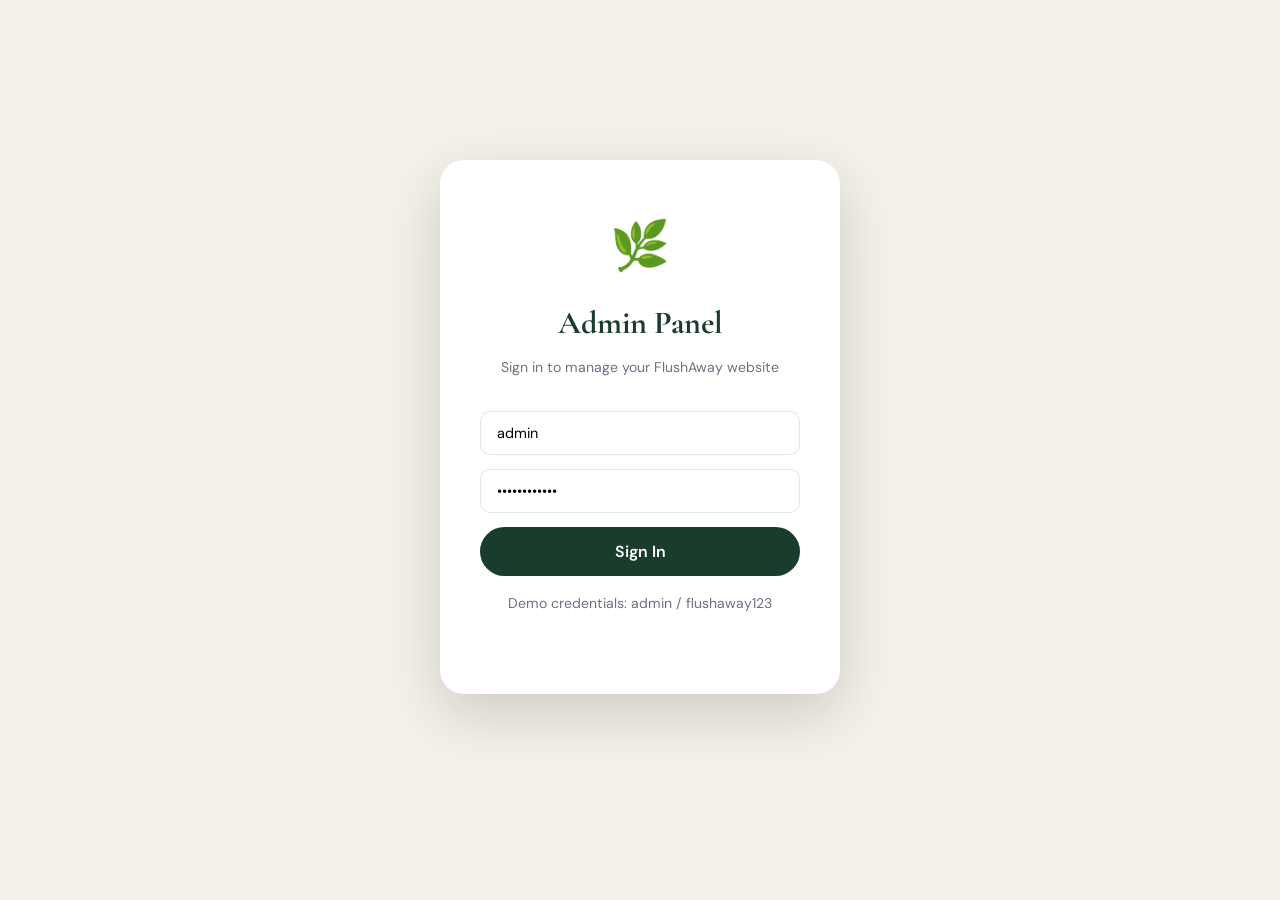
<file: admin.html>
<!DOCTYPE html>
<html lang="en">
<head>
  <meta charset="UTF-8"/>
  <meta name="viewport" content="width=device-width, initial-scale=1.0"/>
  <title>FlushAway Admin Panel – Control Panel</title>
  <link rel="preconnect" href="https://fonts.googleapis.com"/>
  <link rel="preconnect" href="https://fonts.gstatic.com" crossorigin/>
  <link href="https://fonts.googleapis.com/css2?family=Cormorant+Garamond:wght@400;500;600;700&family=DM+Sans:wght@300;400;500;600&family=Cinzel:wght@400;600&display=swap" rel="stylesheet"/>
  <link rel="stylesheet" href="style.css"/>
  <style>
    body { background: var(--off-white); padding-top: 80px; }
    .admin-login { max-width: 400px; margin: 80px auto; background: white; border-radius: 24px; padding: 48px 40px; box-shadow: var(--shadow-lg); text-align: center; }
    .admin-login h2 { font-family: var(--font-display); font-size: 2rem; color: var(--green-dark); margin-bottom: 8px; }
    .admin-login p { font-size: 0.88rem; color: var(--text-light); margin-bottom: 32px; }
    .admin-login input { width: 100%; padding: 12px 16px; border: 1.5px solid rgba(0,0,0,.1); border-radius: 10px; font-family: var(--font-body); font-size: 0.9rem; margin-bottom: 14px; outline: none; }
    .admin-login input:focus { border-color: var(--green-mid); }
    .btn-login { width: 100%; background: var(--green-dark); color: white; padding: 14px; border: none; border-radius: 999px; font-family: var(--font-body); font-size: 1rem; font-weight: 600; cursor: pointer; transition: background .2s; }
    .btn-login:hover { background: var(--green-mid); }
    .login-hint { margin-top: 16px; font-size: 0.78rem; color: var(--text-light); }
    #adminPanelMain { display: none; }
    .preview-link { display: inline-flex; align-items: center; gap: 8px; font-size: 0.85rem; font-weight: 600; color: var(--gold); text-decoration: none; }
    .preview-link:hover { color: var(--gold-dark); }
    .testimonial-editor-item { background: var(--off-white); border-radius: 12px; padding: 20px; margin-bottom: 14px; position: relative; }
    .te-remove { position: absolute; top: 12px; right: 12px; background: #fee2e2; color: #b91c1c; border: none; border-radius: 999px; padding: 4px 12px; font-size: 0.78rem; font-weight: 600; cursor: pointer; font-family: var(--font-body); }
    .faq-editor-item { background: var(--off-white); border-radius: 12px; padding: 20px; margin-bottom: 14px; position: relative; }
    .color-swatch-row { display: flex; gap: 12px; align-items: center; flex-wrap: wrap; }
    .swatch { width: 44px; height: 44px; border-radius: 10px; border: 2px solid rgba(0,0,0,.1); cursor: pointer; transition: transform .2s; }
    .swatch:hover { transform: scale(1.1); }
    .export-btn { background: linear-gradient(135deg, var(--gold), var(--gold-dark)); color: var(--green-dark); border: none; border-radius: 999px; padding: 12px 28px; font-family: var(--font-body); font-size: 0.9rem; font-weight: 700; cursor: pointer; transition: transform .2s; }
    .export-btn:hover { transform: translateY(-2px); }
    table.order-table { width: 100%; border-collapse: collapse; font-size: 0.88rem; }
    table.order-table th { background: var(--green-dark); color: white; padding: 12px 16px; text-align: left; font-weight: 600; }
    table.order-table td { padding: 12px 16px; border-bottom: 1px solid rgba(0,0,0,.06); }
    table.order-table tr:hover td { background: var(--cream); }
    .status-badge { display: inline-block; padding: 3px 12px; border-radius: 999px; font-size: 0.75rem; font-weight: 700; }
    .s-pending { background: #fef3c7; color: #92400e; }
    .s-delivered { background: #d1fae5; color: #065f46; }
    .s-processing { background: #dbeafe; color: #1e40af; }
  </style>
</head>
<body>

<!-- LOGIN -->
<div id="loginBox" class="admin-login">
  <div style="font-size:3rem;margin-bottom:12px">🌿</div>
  <h2>Admin Panel</h2>
  <p>Sign in to manage your FlushAway website</p>
  <input type="text" id="loginUser" placeholder="Username" value="admin"/>
  <input type="password" id="loginPass" placeholder="Password" value="flushaway123"/>
  <button class="btn-login" onclick="doLogin()">Sign In</button>
  <p class="login-hint">Demo credentials: admin / flushaway123</p>
</div>

<!-- ADMIN PANEL -->
<div id="adminPanelMain">
  <div class="admin-panel">
    <div class="admin-header">
      <span style="font-size:2.5rem">🌿</span>
      <div>
        <h1>FlushAway Control Panel</h1>
        <p>Edit website content, products, testimonials, FAQs & settings</p>
      </div>
      <div style="margin-left:auto;display:flex;gap:12px;align-items:center">
        <a href="index.html" target="_blank" class="preview-link">🔗 Preview Website</a>
        <button onclick="doLogout()" style="background:rgba(255,255,255,.15);color:white;border:1px solid rgba(255,255,255,.3);padding:8px 18px;border-radius:999px;cursor:pointer;font-family:var(--font-body);font-size:0.85rem">Logout</button>
      </div>
    </div>

    <!-- STATS -->
    <div class="stats-row" style="margin-bottom:32px">
      <div class="stat-box"><div class="stat-num">4</div><div class="stat-lbl">Products</div></div>
      <div class="stat-box"><div class="stat-num">8</div><div class="stat-lbl">Ingredients</div></div>
      <div class="stat-box"><div class="stat-num">4</div><div class="stat-lbl">Testimonials</div></div>
      <div class="stat-box"><div class="stat-num">6</div><div class="stat-lbl">FAQs</div></div>
    </div>

    <!-- TABS -->
    <div class="admin-tabs">
      <button class="admin-tab active" data-tab="hero" onclick="switchTab('hero')">🏠 Hero Section</button>
      <button class="admin-tab" data-tab="products" onclick="switchTab('products')">📦 Products</button>
      <button class="admin-tab" data-tab="testimonials" onclick="switchTab('testimonials')">⭐ Testimonials</button>
      <button class="admin-tab" data-tab="faq" onclick="switchTab('faq')">❓ FAQs</button>
      <button class="admin-tab" data-tab="contact" onclick="switchTab('contact')">📞 Contact Info</button>
      <button class="admin-tab" data-tab="design" onclick="switchTab('design')">🎨 Design</button>
      <button class="admin-tab" data-tab="orders" onclick="switchTab('orders')">🛒 Orders</button>
    </div>

    <!-- TAB: HERO -->
    <div class="admin-content active" id="tab-hero">
      <div class="admin-section-box">
        <h3>Hero Section</h3>
        <div class="admin-form-row">
          <div class="admin-field full"><label>Hero Tagline (H1)</label><input type="text" id="heroTagline" value="Clean Your Gut Naturally"/></div>
          <div class="admin-field full"><label>Hero Subtitle</label><textarea id="heroSubtitle">A time-tested Ayurvedic formula for gentle, effective digestive relief — no chemicals, no discomfort, just pure herbal power.</textarea></div>
          <div class="admin-field"><label>CTA Button Text</label><input type="text" id="heroCTA" value="Order Now"/></div>
          <div class="admin-field"><label>CTA Button Link</label><input type="text" id="heroLink" value="shop.html"/></div>
          <div class="admin-field"><label>Hero Badge Text</label><input type="text" id="heroBadge" value="🌿 100% Ayurvedic & Natural"/></div>
          <div class="admin-field"><label>Trust Strip Item 1</label><input type="text" value="✅ 100% Herbal"/></div>
          <div class="admin-field"><label>Trust Strip Item 2</label><input type="text" value="🛡️ No Side Effects"/></div>
          <div class="admin-field"><label>Trust Strip Item 3</label><input type="text" value="🏭 GMP Certified"/></div>
          <div class="admin-field"><label>Trust Strip Item 4</label><input type="text" value="🌱 Ayurveda-Based"/></div>
        </div>
        <div class="admin-save-row">
          <button class="btn-save" onclick="saveSection('hero')">Save Changes</button>
          <span class="save-status" id="status-hero">✅ Saved!</span>
        </div>
      </div>

      <div class="admin-section-box">
        <h3>Brand / SEO</h3>
        <div class="admin-form-row">
          <div class="admin-field"><label>Brand Name</label><input type="text" value="FlushAway"/></div>
          <div class="admin-field"><label>Tagline</label><input type="text" value="Clean Your Gut Naturally"/></div>
          <div class="admin-field"><label>WhatsApp Number</label><input type="text" id="waNumber" value="+91 99999 99999"/></div>
          <div class="admin-field"><label>WhatsApp Link</label><input type="text" value="https://wa.me/919999999999"/></div>
          <div class="admin-field full"><label>SEO Meta Description</label><textarea style="height:60px">FlushAway is a 100% herbal Ayurvedic digestive supplement. Relieve constipation, improve digestion, and detox naturally.</textarea></div>
          <div class="admin-field full"><label>SEO Keywords</label><input type="text" value="herbal constipation relief, ayurvedic digestive supplement, haritaki, senna tablets, gut health"/></div>
        </div>
        <div class="admin-save-row">
          <button class="btn-save" onclick="saveSection('brand')">Save Changes</button>
          <span class="save-status" id="status-brand">✅ Saved!</span>
        </div>
      </div>
    </div>

    <!-- TAB: PRODUCTS -->
    <div class="admin-content" id="tab-products">
      <div class="admin-section-box">
        <h3>Products</h3>
        <div id="productList">
          <div class="product-list-item">
            <div class="pli-icon">🌿</div>
            <div class="pli-info"><strong>Granules – Gentle</strong><span>₹199 / 100g Pack | Gentle formula for daily use</span></div>
            <div class="pli-actions">
              <button class="btn-edit" onclick="editProduct(0)">✏️ Edit</button>
              <button class="btn-del" onclick="delProduct(0)">🗑 Remove</button>
            </div>
          </div>
          <div class="product-list-item">
            <div class="pli-icon">🌊</div>
            <div class="pli-info"><strong>Granules – Strong</strong><span>₹249 / 100g Pack | Powerful with Senna & Castor Oil</span></div>
            <div class="pli-actions">
              <button class="btn-edit" onclick="editProduct(1)">✏️ Edit</button>
              <button class="btn-del" onclick="delProduct(1)">🗑 Remove</button>
            </div>
          </div>
          <div class="product-list-item">
            <div class="pli-icon">💊</div>
            <div class="pli-info"><strong>Tablets – Gentle</strong><span>₹229 / 30 Tablets | Convenient for travel</span></div>
            <div class="pli-actions">
              <button class="btn-edit" onclick="editProduct(2)">✏️ Edit</button>
              <button class="btn-del" onclick="delProduct(2)">🗑 Remove</button>
            </div>
          </div>
          <div class="product-list-item">
            <div class="pli-icon">🔴</div>
            <div class="pli-info"><strong>Tablets – Strong</strong><span>₹279 / 30 Tablets | Maximum overnight relief</span></div>
            <div class="pli-actions">
              <button class="btn-edit" onclick="editProduct(3)">✏️ Edit</button>
              <button class="btn-del" onclick="delProduct(3)">🗑 Remove</button>
            </div>
          </div>
        </div>
      </div>
      <!-- Edit Product Form -->
      <div class="admin-section-box" id="productEditForm" style="display:none">
        <h3 id="productFormTitle">Edit Product</h3>
        <div class="admin-form-row">
          <div class="admin-field"><label>Product Name</label><input type="text" id="pName"/></div>
          <div class="admin-field"><label>Variant Type</label><select id="pVariant"><option>Gentle</option><option>Strong</option></select></div>
          <div class="admin-field"><label>Form</label><select id="pForm"><option>Granules</option><option>Tablets</option></select></div>
          <div class="admin-field"><label>Price</label><input type="text" id="pPrice"/></div>
          <div class="admin-field"><label>Pack Size</label><input type="text" id="pPack"/></div>
          <div class="admin-field"><label>Emoji Icon</label><input type="text" id="pIcon" maxlength="4"/></div>
          <div class="admin-field full"><label>Short Description</label><textarea id="pDesc" style="height:60px"></textarea></div>
          <div class="admin-field full"><label>WhatsApp Order Text</label><input type="text" id="pWaText"/></div>
        </div>
        <div class="admin-save-row">
          <button class="btn-save" onclick="saveProduct()">Save Product</button>
          <button onclick="cancelEdit()" style="background:transparent;border:none;color:var(--text-light);cursor:pointer;font-family:var(--font-body);font-size:.9rem">Cancel</button>
          <span class="save-status" id="status-product">✅ Product Saved!</span>
        </div>
      </div>
    </div>

    <!-- TAB: TESTIMONIALS -->
    <div class="admin-content" id="tab-testimonials">
      <div class="admin-section-box">
        <h3>Customer Testimonials <button class="btn-add" onclick="addTestimonial()">+ Add New</button></h3>
        <div id="testimonialList">
          <!-- Rendered by JS -->
        </div>
        <div class="admin-save-row" style="margin-top:24px">
          <button class="btn-save" onclick="saveSection('testi')">Save All Testimonials</button>
          <span class="save-status" id="status-testi">✅ Saved!</span>
        </div>
      </div>
    </div>

    <!-- TAB: FAQ -->
    <div class="admin-content" id="tab-faq">
      <div class="admin-section-box">
        <h3>FAQs <button class="btn-add" onclick="addFaq()">+ Add FAQ</button></h3>
        <div id="faqList"></div>
        <div class="admin-save-row" style="margin-top:24px">
          <button class="btn-save" onclick="saveSection('faq')">Save All FAQs</button>
          <span class="save-status" id="status-faq">✅ Saved!</span>
        </div>
      </div>
    </div>

    <!-- TAB: CONTACT INFO -->
    <div class="admin-content" id="tab-contact">
      <div class="admin-section-box">
        <h3>Contact Information</h3>
        <div class="admin-form-row">
          <div class="admin-field"><label>Phone Number</label><input type="text" value="+91 99999 99999"/></div>
          <div class="admin-field"><label>WhatsApp Number</label><input type="text" value="+91 99999 99999"/></div>
          <div class="admin-field"><label>Email Address</label><input type="email" value="hello@flushaway.in"/></div>
          <div class="admin-field"><label>Business Hours</label><input type="text" value="Mon–Sat: 9AM – 6PM"/></div>
          <div class="admin-field full"><label>Address</label><textarea style="height:60px">FlushAway Wellness Pvt Ltd, Mumbai, Maharashtra – 400001</textarea></div>
          <div class="admin-field"><label>Instagram URL</label><input type="text" value="https://instagram.com/flushaway"/></div>
          <div class="admin-field"><label>Facebook URL</label><input type="text" value="https://facebook.com/flushaway"/></div>
        </div>
        <div class="admin-save-row">
          <button class="btn-save" onclick="saveSection('contact')">Save Contact Info</button>
          <span class="save-status" id="status-contact">✅ Saved!</span>
        </div>
      </div>
      <div class="admin-section-box">
        <h3>Shipping Settings</h3>
        <div class="admin-form-row">
          <div class="admin-field"><label>Free Shipping Above (₹)</label><input type="number" value="499"/></div>
          <div class="admin-field"><label>Delivery Days</label><input type="text" value="3–5 business days"/></div>
          <div class="admin-field"><label>COD Available?</label><select><option>Yes</option><option>No</option></select></div>
          <div class="admin-field"><label>Return Policy (days)</label><input type="number" value="7"/></div>
        </div>
        <div class="admin-save-row">
          <button class="btn-save" onclick="saveSection('shipping')">Save Shipping</button>
          <span class="save-status" id="status-shipping">✅ Saved!</span>
        </div>
      </div>
    </div>

    <!-- TAB: DESIGN -->
    <div class="admin-content" id="tab-design">
      <div class="admin-section-box">
        <h3>Brand Colors</h3>
        <div class="admin-form-row">
          <div class="admin-field">
            <label>Primary Green (Dark)</label>
            <div class="color-row">
              <input type="color" id="adminColorGreen" value="#1a3d2b"/>
              <div class="color-preview" id="prevGreen" style="background:#1a3d2b"></div>
              <input type="text" value="#1a3d2b" style="flex:1"/>
            </div>
          </div>
          <div class="admin-field">
            <label>Accent Gold</label>
            <div class="color-row">
              <input type="color" id="adminColorGold" value="#c9a84c"/>
              <div class="color-preview" id="prevGold" style="background:#c9a84c"></div>
              <input type="text" value="#c9a84c" style="flex:1"/>
            </div>
          </div>
          <div class="admin-field">
            <label>Background</label>
            <div class="color-row">
              <input type="color" id="adminColorBg" value="#fafaf7"/>
              <div class="color-preview" id="prevBg" style="background:#fafaf7"></div>
              <input type="text" value="#fafaf7" style="flex:1"/>
            </div>
          </div>
        </div>
        <div class="admin-save-row">
          <button class="btn-save" onclick="saveSection('design')">Apply Colors</button>
          <span class="save-status" id="status-design">✅ Colors Applied!</span>
        </div>
      </div>
      <div class="admin-section-box">
        <h3>Typography</h3>
        <div class="admin-form-row">
          <div class="admin-field"><label>Display Font</label><select><option>Cormorant Garamond</option><option>Playfair Display</option><option>Cinzel</option><option>Lora</option></select></div>
          <div class="admin-field"><label>Body Font</label><select><option>DM Sans</option><option>Poppins</option><option>Nunito</option><option>Source Sans Pro</option></select></div>
        </div>
        <div class="admin-save-row">
          <button class="btn-save" onclick="saveSection('typography')">Save Typography</button>
          <span class="save-status" id="status-typography">✅ Saved!</span>
        </div>
      </div>
      <div class="admin-section-box">
        <h3>Export Website Code</h3>
        <p style="font-size:.88rem;color:var(--text-light);margin-bottom:20px">Download all 5 website files (HTML, CSS, JS) as a ZIP-ready package after making your changes.</p>
        <button class="export-btn" onclick="alert('In a live server environment, this would zip and download your customized website files.')">⬇️ Export Website Files</button>
      </div>
    </div>

    <!-- TAB: ORDERS -->
    <div class="admin-content" id="tab-orders">
      <div class="admin-section-box">
        <h3>Recent Orders (Demo)</h3>
        <p style="font-size:.85rem;color:var(--text-light);margin-bottom:20px">Connect your WhatsApp Business API or payment gateway to track real orders here.</p>
        <table class="order-table">
          <thead>
            <tr><th>#</th><th>Customer</th><th>Product</th><th>Amount</th><th>Date</th><th>Status</th></tr>
          </thead>
          <tbody>
            <tr><td>#1001</td><td>Priya Sharma</td><td>Granules – Gentle</td><td>₹199</td><td>Apr 12, 2024</td><td><span class="status-badge s-delivered">Delivered</span></td></tr>
            <tr><td>#1002</td><td>Rajan Mehta</td><td>Tablets – Strong</td><td>₹279</td><td>Apr 13, 2024</td><td><span class="status-badge s-processing">Processing</span></td></tr>
            <tr><td>#1003</td><td>Anjali Nair</td><td>Granules – Gentle</td><td>₹199</td><td>Apr 13, 2024</td><td><span class="status-badge s-pending">Pending</span></td></tr>
            <tr><td>#1004</td><td>Suresh Patel</td><td>Tablets – Gentle x2</td><td>₹458</td><td>Apr 14, 2024</td><td><span class="status-badge s-delivered">Delivered</span></td></tr>
            <tr><td>#1005</td><td>Meera Joshi</td><td>Granules – Strong</td><td>₹249</td><td>Apr 14, 2024</td><td><span class="status-badge s-processing">Processing</span></td></tr>
          </tbody>
        </table>
        <p style="font-size:.78rem;color:var(--text-light);margin-top:16px">💡 Tip: Integrate with Razorpay, Shiprocket, or WhatsApp Business API for live order tracking.</p>
      </div>
    </div>

  </div><!-- /admin-panel -->
</div><!-- /adminPanelMain -->

<script src="main.js"></script>
<script>
// ===== AUTH =====
function doLogin() {
  const u = document.getElementById('loginUser').value;
  const p = document.getElementById('loginPass').value;
  if (u === 'admin' && p === 'flushaway123') {
    document.getElementById('loginBox').style.display = 'none';
    document.getElementById('adminPanelMain').style.display = 'block';
    initAdmin();
  } else {
    alert('Invalid credentials. Try admin / flushaway123');
  }
}
function doLogout() {
  document.getElementById('loginBox').style.display = 'block';
  document.getElementById('adminPanelMain').style.display = 'none';
}

// ===== TESTIMONIALS =====
const testimonials = [
  { stars: 5, text: "I've had constipation issues for years. FlushAway Gentle Tablets changed everything. Finally feeling light and comfortable every morning!", name: "Priya Sharma", location: "Mumbai, Maharashtra" },
  { stars: 5, text: "The Strong granules worked overnight for me after 3 days of discomfort. No cramps, just smooth relief. Completely natural.", name: "Rajan Mehta", location: "Ahmedabad, Gujarat" },
  { stars: 5, text: "My bloating used to be so bad after every meal. After 2 weeks of FlushAway Gentle Granules, my stomach feels flat.", name: "Anjali Nair", location: "Bengaluru, Karnataka" },
  { stars: 4, text: "Good product, completely herbal. Gentle tablets are perfect for my elderly mother. No side effects at all.", name: "Suresh Patel", location: "Surat, Gujarat" }
];
function renderTestimonials() {
  const el = document.getElementById('testimonialList');
  el.innerHTML = testimonials.map((t, i) => `
    <div class="testimonial-editor-item">
      <button class="te-remove" onclick="removeTestimonial(${i})">✕ Remove</button>
      <div class="admin-form-row">
        <div class="admin-field"><label>Customer Name</label><input type="text" value="${t.name}" onchange="testimonials[${i}].name=this.value"/></div>
        <div class="admin-field"><label>Location</label><input type="text" value="${t.location}" onchange="testimonials[${i}].location=this.value"/></div>
        <div class="admin-field"><label>Stars (1-5)</label><select onchange="testimonials[${i}].stars=parseInt(this.value)">${[1,2,3,4,5].map(s=>`<option ${s===t.stars?'selected':''}>${s}</option>`).join('')}</select></div>
        <div class="admin-field full"><label>Review Text</label><textarea onchange="testimonials[${i}].text=this.value">${t.text}</textarea></div>
      </div>
    </div>`).join('');
}
function addTestimonial() {
  testimonials.push({ stars: 5, text: "Great product!", name: "New Customer", location: "India" });
  renderTestimonials();
}
function removeTestimonial(i) {
  testimonials.splice(i, 1);
  renderTestimonials();
}

// ===== FAQs =====
const faqs = [
  { q: "Is FlushAway safe for daily use?", a: "The Gentle variants are suitable for daily use. The Strong variants are recommended for short-term use (1–3 days)." },
  { q: "How long before I see results?", a: "Most users experience relief within 6–8 hours. For chronic constipation, consistent use over 2–4 weeks brings lasting improvements." },
  { q: "What is the difference between Granules and Tablets?", a: "Both contain the same formula. Granules dissolve in water and may act faster. Tablets are convenient for travel with precise dosing." },
  { q: "Are there any side effects?", a: "FlushAway is 100% natural. When used as directed, it is generally well-tolerated. Consult a doctor if pregnant or on medication." },
  { q: "Which variant should I choose?", a: "Start with Gentle for mild constipation. Choose Strong for chronic constipation or a gut cleanse." },
  { q: "How can I order?", a: "Order via our Shop page or directly on WhatsApp. We deliver across India. Cash on Delivery available." }
];
function renderFaqs() {
  const el = document.getElementById('faqList');
  el.innerHTML = faqs.map((f, i) => `
    <div class="faq-editor-item">
      <button class="te-remove" onclick="removeFaq(${i})">✕ Remove</button>
      <div class="admin-form-row">
        <div class="admin-field full"><label>Question</label><input type="text" value="${f.q}" onchange="faqs[${i}].q=this.value"/></div>
        <div class="admin-field full"><label>Answer</label><textarea onchange="faqs[${i}].a=this.value">${f.a}</textarea></div>
      </div>
    </div>`).join('');
}
function addFaq() {
  faqs.push({ q: "New Question?", a: "Your answer here." });
  renderFaqs();
}
function removeFaq(i) {
  faqs.splice(i, 1);
  renderFaqs();
}

// ===== PRODUCT EDIT =====
let editIdx = -1;
const products = [
  { name: 'Granules – Gentle', variant: 'Gentle', form: 'Granules', price: '₹199', pack: '100g Pack', icon: '🌿', desc: 'Dissolve in warm water for soothing, mild digestive relief.', wa: 'Hi! I want to order FlushAway Granules Gentle.' },
  { name: 'Granules – Strong', variant: 'Strong', form: 'Granules', price: '₹249', pack: '100g Pack', icon: '🌊', desc: 'Powerful overnight cleanse with Senna & Castor Oil.', wa: 'Hi! I want to order FlushAway Granules Strong.' },
  { name: 'Tablets – Gentle', variant: 'Gentle', form: 'Tablets', price: '₹229', pack: '30 Tablets', icon: '💊', desc: 'Convenient tablet form. Easy to carry with precise dosage.', wa: 'Hi! I want to order FlushAway Tablets Gentle.' },
  { name: 'Tablets – Strong', variant: 'Strong', form: 'Tablets', price: '₹279', pack: '30 Tablets', icon: '🔴', desc: 'Maximum relief in tablet form. Targeted overnight action.', wa: 'Hi! I want to order FlushAway Tablets Strong.' }
];
function editProduct(i) {
  editIdx = i;
  const p = products[i];
  document.getElementById('pName').value = p.name;
  document.getElementById('pPrice').value = p.price;
  document.getElementById('pPack').value = p.pack;
  document.getElementById('pIcon').value = p.icon;
  document.getElementById('pDesc').value = p.desc;
  document.getElementById('pWaText').value = p.wa;
  document.getElementById('productFormTitle').textContent = `Edit: ${p.name}`;
  document.getElementById('productEditForm').style.display = 'block';
  document.getElementById('productEditForm').scrollIntoView({ behavior: 'smooth' });
}
function saveProduct() {
  if (editIdx >= 0) {
    products[editIdx].name = document.getElementById('pName').value;
    products[editIdx].price = document.getElementById('pPrice').value;
    products[editIdx].pack = document.getElementById('pPack').value;
    products[editIdx].icon = document.getElementById('pIcon').value;
    products[editIdx].desc = document.getElementById('pDesc').value;
    products[editIdx].wa = document.getElementById('pWaText').value;
    saveSection('product');
    cancelEdit();
  }
}
function cancelEdit() {
  document.getElementById('productEditForm').style.display = 'none';
  editIdx = -1;
}
function delProduct(i) {
  if (confirm(`Remove "${products[i].name}"?`)) {
    products.splice(i, 1);
    alert('Product removed from list.');
  }
}

// ===== INIT =====
function initAdmin() {
  renderTestimonials();
  renderFaqs();
  updateColorPreview('adminColorGreen', 'prevGreen');
  updateColorPreview('adminColorGold', 'prevGold');
  updateColorPreview('adminColorBg', 'prevBg');
}

// Reuse from main.js
function updateColorPreview(inputId, previewId) {
  const input = document.getElementById(inputId);
  const preview = document.getElementById(previewId);
  if (input && preview) {
    preview.style.background = input.value;
    input.addEventListener('input', () => { preview.style.background = input.value; });
  }
}

// Enter key login
document.addEventListener('keypress', function(e) {
  if (e.key === 'Enter' && document.getElementById('loginBox').style.display !== 'none') doLogin();
});
</script>
</body>
</html>
</file>
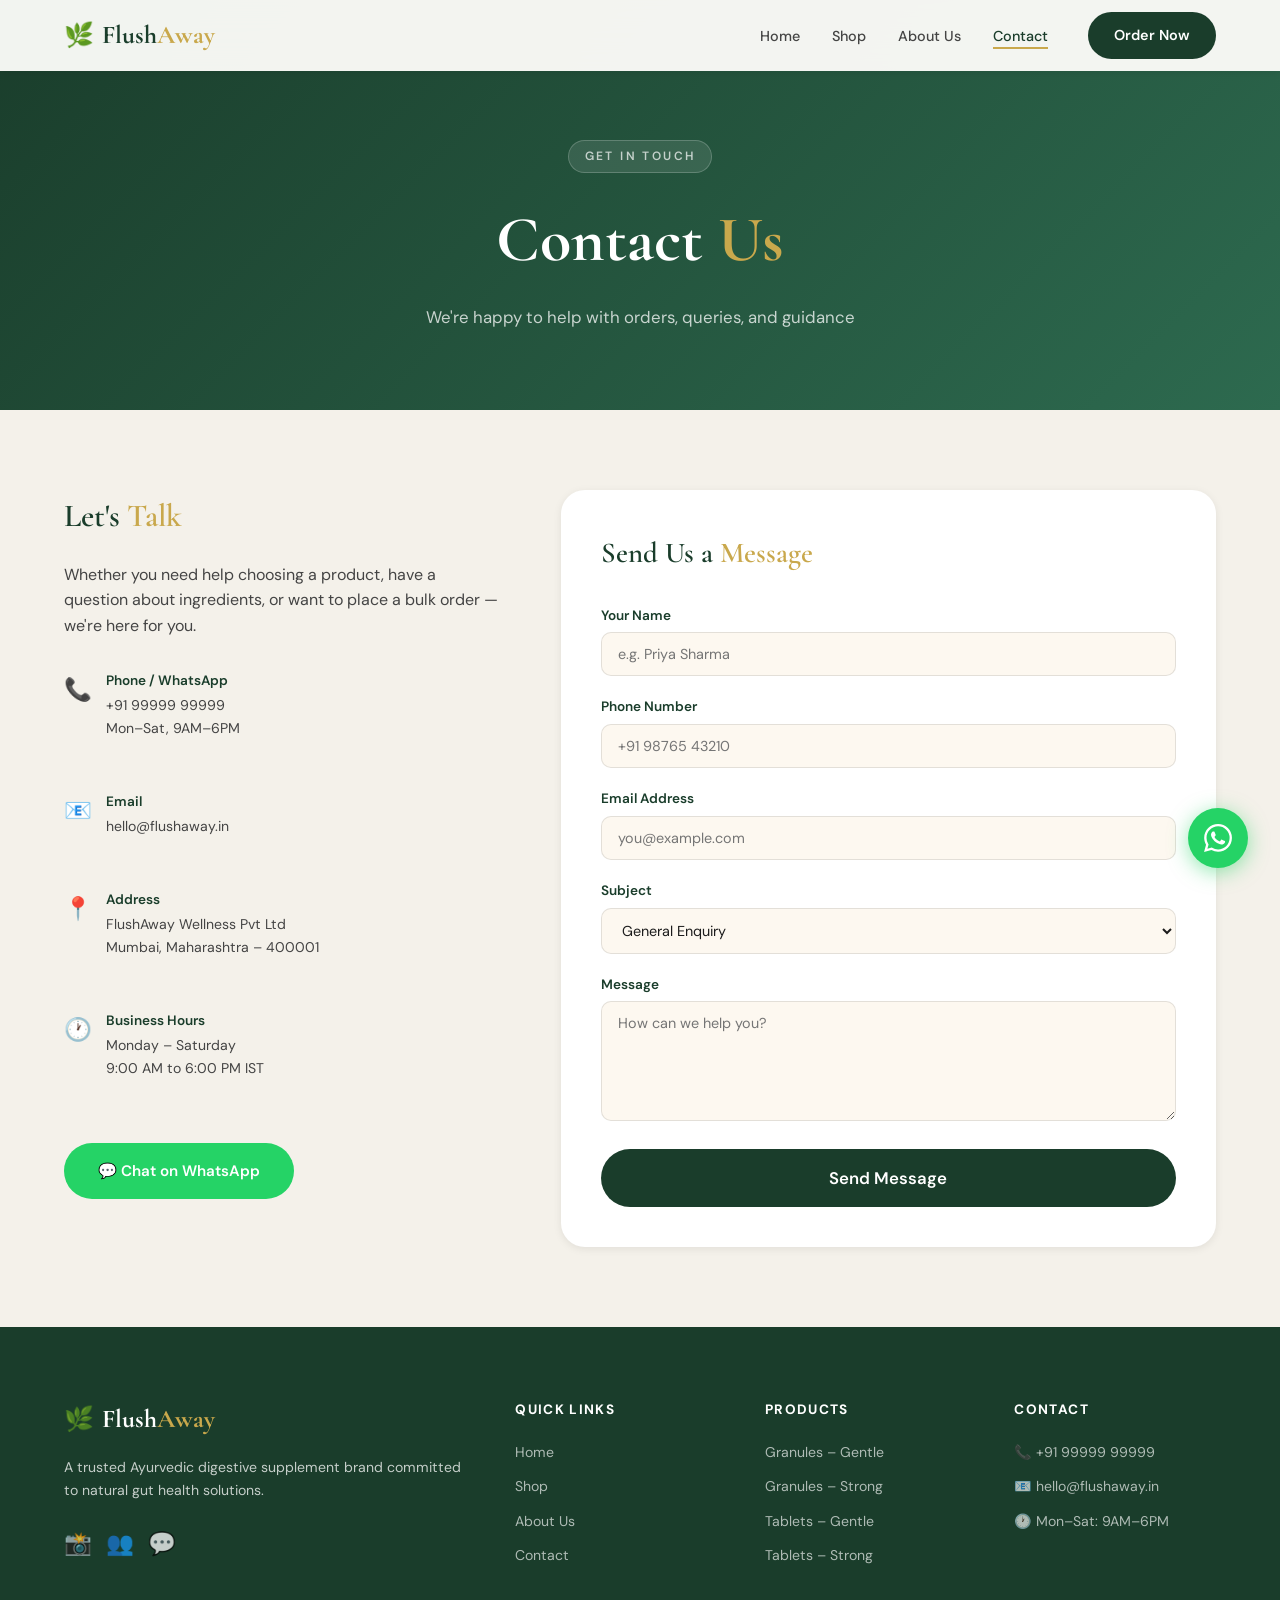
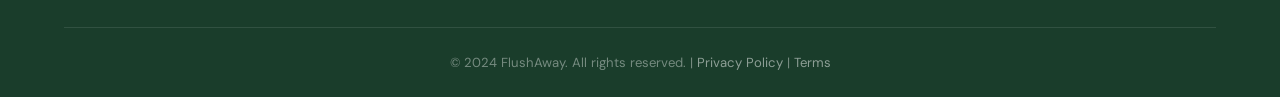
<file: contact.html>
<!DOCTYPE html>
<html lang="en">
<head>
  <meta charset="UTF-8"/>
  <meta name="viewport" content="width=device-width, initial-scale=1.0"/>
  <title>Contact Us – FlushAway</title>
  <meta name="description" content="Get in touch with FlushAway for orders, queries, or bulk enquiries. We're here to help with your digestive wellness journey."/>
  <link rel="preconnect" href="https://fonts.googleapis.com"/>
  <link rel="preconnect" href="https://fonts.gstatic.com" crossorigin/>
  <link href="https://fonts.googleapis.com/css2?family=Cormorant+Garamond:wght@400;500;600;700&family=DM+Sans:wght@300;400;500;600&family=Cinzel:wght@400;600&display=swap" rel="stylesheet"/>
  <link rel="stylesheet" href="style.css"/>
</head>
<body>

<nav class="navbar scrolled" id="navbar">
  <div class="nav-inner">
    <a href="index.html" class="logo"><span class="logo-leaf">🌿</span><span class="logo-text">Flush<span class="gold">Away</span></span></a>
    <ul class="nav-links" id="navLinks">
      <li><a href="index.html">Home</a></li>
      <li><a href="shop.html">Shop</a></li>
      <li><a href="about.html">About Us</a></li>
      <li><a href="contact.html" class="active">Contact</a></li>
    </ul>
    <a href="shop.html" class="btn btn-nav">Order Now</a>
    <button class="hamburger" id="hamburger"><span></span><span></span><span></span></button>
  </div>
</nav>

<section class="page-hero">
  <div class="section-tag" style="color:rgba(255,255,255,.7);background:rgba(255,255,255,.1);border-color:rgba(255,255,255,.2)">Get In Touch</div>
  <h1>Contact <span class="gold-text">Us</span></h1>
  <p>We're happy to help with orders, queries, and guidance</p>
</section>

<section class="contact-section">
  <div class="container">
    <div class="contact-grid">
      <div class="contact-info">
        <h2>Let's <span class="gold-text">Talk</span></h2>
        <p>Whether you need help choosing a product, have a question about ingredients, or want to place a bulk order — we're here for you.</p>
        <div class="contact-details">
          <div class="contact-item"><div class="ci-icon">📞</div><div class="ci-text"><strong>Phone / WhatsApp</strong><p>+91 99999 99999<br/>Mon–Sat, 9AM–6PM</p></div></div>
          <div class="contact-item"><div class="ci-icon">📧</div><div class="ci-text"><strong>Email</strong><p>hello@flushaway.in</p></div></div>
          <div class="contact-item"><div class="ci-icon">📍</div><div class="ci-text"><strong>Address</strong><p>FlushAway Wellness Pvt Ltd<br/>Mumbai, Maharashtra – 400001</p></div></div>
          <div class="contact-item"><div class="ci-icon">🕐</div><div class="ci-text"><strong>Business Hours</strong><p>Monday – Saturday<br/>9:00 AM to 6:00 PM IST</p></div></div>
        </div>
        <div style="margin-top:32px">
          <a href="https://wa.me/919999999999?text=Hi%20FlushAway%20team!%20I%20have%20a%20query." target="_blank" class="btn btn-whatsapp">💬 Chat on WhatsApp</a>
        </div>
      </div>
      <div class="contact-form-box">
        <h3>Send Us a <span class="gold-text">Message</span></h3>
        <form id="contactForm">
          <div class="form-group">
            <label>Your Name</label>
            <input type="text" placeholder="e.g. Priya Sharma" required/>
          </div>
          <div class="form-group">
            <label>Phone Number</label>
            <input type="tel" placeholder="+91 98765 43210" required/>
          </div>
          <div class="form-group">
            <label>Email Address</label>
            <input type="email" placeholder="you@example.com"/>
          </div>
          <div class="form-group">
            <label>Subject</label>
            <select>
              <option>General Enquiry</option>
              <option>Product Query</option>
              <option>Order Status</option>
              <option>Bulk Order</option>
              <option>Partnership</option>
              <option>Other</option>
            </select>
          </div>
          <div class="form-group">
            <label>Message</label>
            <textarea placeholder="How can we help you?"></textarea>
          </div>
          <button type="submit" class="btn btn-submit btn-lg">Send Message</button>
        </form>
      </div>
    </div>
  </div>
</section>

<footer class="footer">
  <div class="container">
    <div class="footer-grid">
      <div class="footer-brand"><div class="logo"><span class="logo-leaf">🌿</span><span class="logo-text">Flush<span class="gold">Away</span></span></div><p>A trusted Ayurvedic digestive supplement brand committed to natural gut health solutions.</p><div class="footer-social"><a href="#">📸</a><a href="#">👥</a><a href="https://wa.me/919999999999">💬</a></div></div>
      <div class="footer-links"><h4>Quick Links</h4><ul><li><a href="index.html">Home</a></li><li><a href="shop.html">Shop</a></li><li><a href="about.html">About Us</a></li><li><a href="contact.html">Contact</a></li></ul></div>
      <div class="footer-links"><h4>Products</h4><ul><li><a href="shop.html">Granules – Gentle</a></li><li><a href="shop.html">Granules – Strong</a></li><li><a href="shop.html">Tablets – Gentle</a></li><li><a href="shop.html">Tablets – Strong</a></li></ul></div>
      <div class="footer-links"><h4>Contact</h4><ul><li>📞 +91 99999 99999</li><li>📧 hello@flushaway.in</li><li>🕐 Mon–Sat: 9AM–6PM</li></ul></div>
    </div>
    <div class="footer-bottom"><p>© 2024 FlushAway. All rights reserved. | <a href="#">Privacy Policy</a> | <a href="#">Terms</a></p></div>
  </div>
</footer>

<a href="https://wa.me/919999999999?text=Hi!%20I%27d%20like%20to%20order%20FlushAway." target="_blank" class="whatsapp-float"><svg width="28" height="28" viewBox="0 0 24 24" fill="white"><path d="M17.472 14.382c-.297-.149-1.758-.867-2.03-.967-.273-.099-.471-.148-.67.15-.197.297-.767.966-.94 1.164-.173.199-.347.223-.644.075-.297-.15-1.255-.463-2.39-1.475-.883-.788-1.48-1.761-1.653-2.059-.173-.297-.018-.458.13-.606.134-.133.298-.347.446-.52.149-.174.198-.298.298-.497.099-.198.05-.371-.025-.52-.075-.149-.669-1.612-.916-2.207-.242-.579-.487-.5-.669-.51-.173-.008-.371-.01-.57-.01-.198 0-.52.074-.792.372-.272.297-1.04 1.016-1.04 2.479 0 1.462 1.065 2.875 1.213 3.074.149.198 2.096 3.2 5.077 4.487.709.306 1.262.489 1.694.625.712.227 1.36.195 1.871.118.571-.085 1.758-.719 2.006-1.413.248-.694.248-1.289.173-1.413-.074-.124-.272-.198-.57-.347m-5.421 7.403h-.004a9.87 9.87 0 01-5.031-1.378l-.361-.214-3.741.982.998-3.648-.235-.374a9.86 9.86 0 01-1.51-5.26c.001-5.45 4.436-9.884 9.888-9.884 2.64 0 5.122 1.03 6.988 2.898a9.825 9.825 0 012.893 6.994c-.003 5.45-4.437 9.884-9.885 9.884m8.413-18.297A11.815 11.815 0 0012.05 0C5.495 0 .16 5.335.157 11.892c0 2.096.547 4.142 1.588 5.945L.057 24l6.305-1.654a11.882 11.882 0 005.683 1.448h.005c6.554 0 11.89-5.335 11.893-11.893a11.821 11.821 0 00-3.48-8.413z"/></svg><span class="wa-tooltip">Order on WhatsApp</span></a>
<script src="main.js"></script>
</body>
</html>
</file>
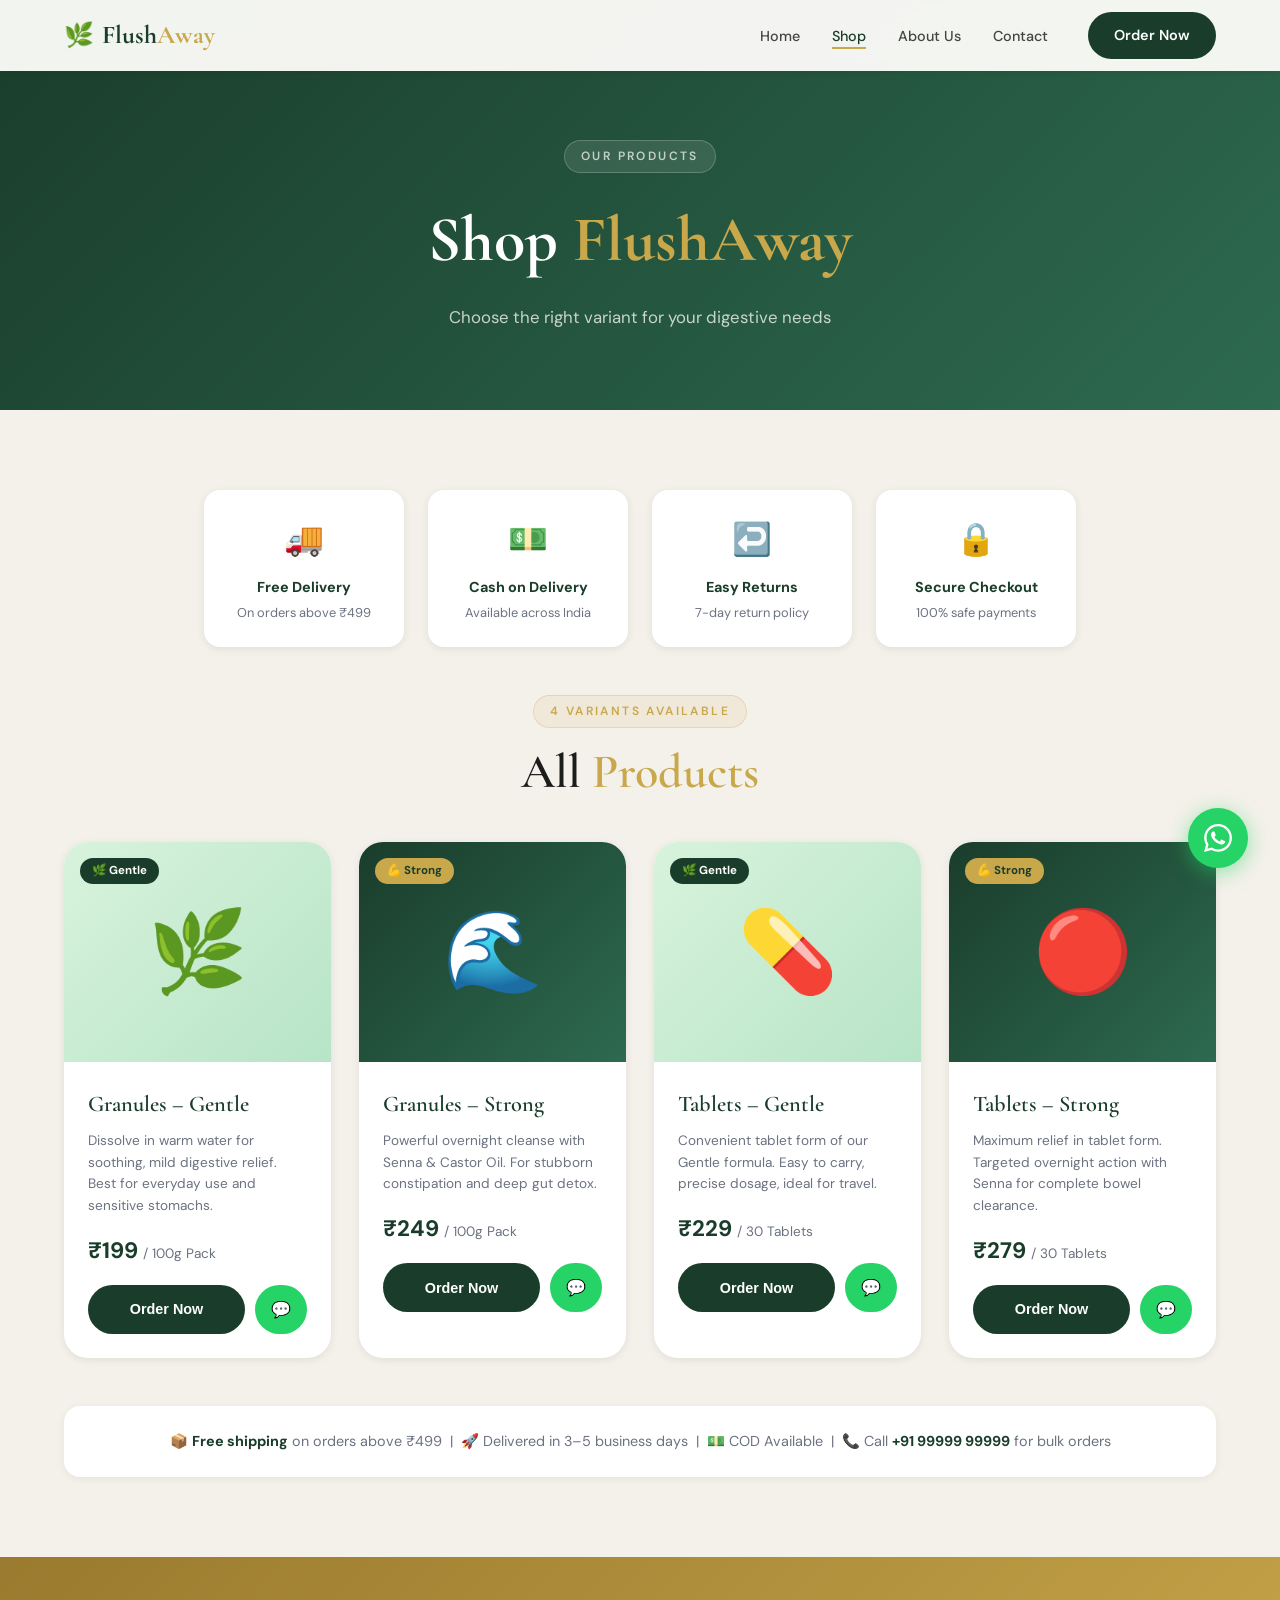
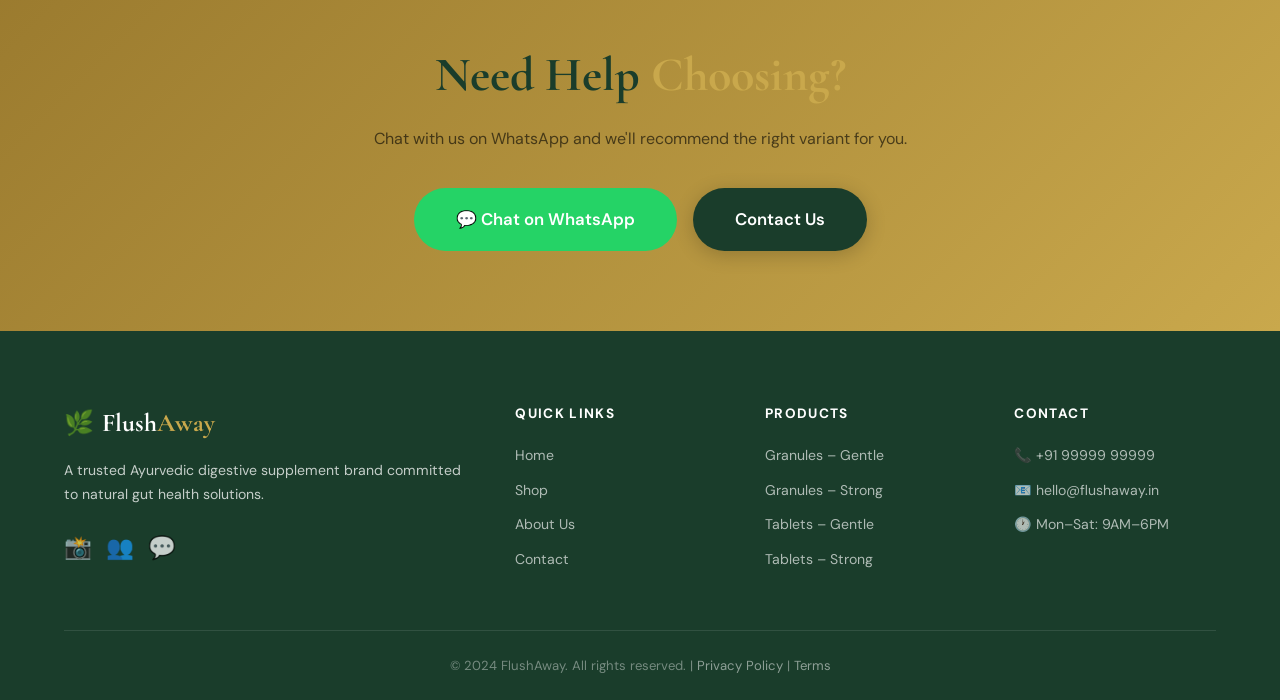
<file: shop.html>
<!DOCTYPE html>
<html lang="en">
<head>
  <meta charset="UTF-8"/>
  <meta name="viewport" content="width=device-width, initial-scale=1.0"/>
  <title>Shop – FlushAway | Buy Herbal Digestive Supplements</title>
  <meta name="description" content="Shop FlushAway herbal digestive supplements. Choose from Gentle or Strong variants in Granules or Tablets. Free delivery across India."/>
  <link rel="preconnect" href="https://fonts.googleapis.com"/>
  <link rel="preconnect" href="https://fonts.gstatic.com" crossorigin/>
  <link href="https://fonts.googleapis.com/css2?family=Cormorant+Garamond:wght@400;500;600;700&family=DM+Sans:wght@300;400;500;600&family=Cinzel:wght@400;600&display=swap" rel="stylesheet"/>
  <link rel="stylesheet" href="style.css"/>
</head>
<body>

<nav class="navbar scrolled" id="navbar">
  <div class="nav-inner">
    <a href="index.html" class="logo"><span class="logo-leaf">🌿</span><span class="logo-text">Flush<span class="gold">Away</span></span></a>
    <ul class="nav-links" id="navLinks">
      <li><a href="index.html">Home</a></li>
      <li><a href="shop.html" class="active">Shop</a></li>
      <li><a href="about.html">About Us</a></li>
      <li><a href="contact.html">Contact</a></li>
    </ul>
    <a href="shop.html" class="btn btn-nav">Order Now</a>
    <button class="hamburger" id="hamburger"><span></span><span></span><span></span></button>
  </div>
</nav>

<section class="page-hero">
  <div class="section-tag" style="color:rgba(255,255,255,.7);background:rgba(255,255,255,.1);border-color:rgba(255,255,255,.2)">Our Products</div>
  <h1>Shop <span class="gold-text">FlushAway</span></h1>
  <p>Choose the right variant for your digestive needs</p>
</section>

<section class="shop-section">
  <div class="container">
    <!-- Trust Bar -->
    <div class="badges-row" style="margin-bottom:48px">
      <div class="badge-card"><div class="badge-icon">🚚</div><strong>Free Delivery</strong><p>On orders above ₹499</p></div>
      <div class="badge-card"><div class="badge-icon">💵</div><strong>Cash on Delivery</strong><p>Available across India</p></div>
      <div class="badge-card"><div class="badge-icon">↩️</div><strong>Easy Returns</strong><p>7-day return policy</p></div>
      <div class="badge-card"><div class="badge-icon">🔒</div><strong>Secure Checkout</strong><p>100% safe payments</p></div>
    </div>

    <div class="section-header" style="margin-bottom:40px">
      <div class="section-tag">4 Variants Available</div>
      <h2 class="section-title">All <span class="gold-text">Products</span></h2>
    </div>

    <div class="products-grid">
      <!-- Granules Gentle -->
      <div class="product-card">
        <div class="product-card-img pc-gentle">
          <div class="pc-badge pc-badge-gentle">🌿 Gentle</div>
          <span>🌿</span>
        </div>
        <div class="product-card-body">
          <h3>Granules – Gentle</h3>
          <p>Dissolve in warm water for soothing, mild digestive relief. Best for everyday use and sensitive stomachs.</p>
          <div class="product-price">₹199 <span>/ 100g Pack</span></div>
          <div class="product-actions">
            <button class="btn-buy">Order Now</button>
            <a href="https://wa.me/919999999999?text=Hi!%20I%20want%20to%20order%20FlushAway%20Granules%20Gentle." target="_blank" class="btn-wa-buy">💬</a>
          </div>
        </div>
      </div>

      <!-- Granules Strong -->
      <div class="product-card">
        <div class="product-card-img pc-strong">
          <div class="pc-badge pc-badge-strong">💪 Strong</div>
          <span style="color:white">🌊</span>
        </div>
        <div class="product-card-body">
          <h3>Granules – Strong</h3>
          <p>Powerful overnight cleanse with Senna & Castor Oil. For stubborn constipation and deep gut detox.</p>
          <div class="product-price">₹249 <span>/ 100g Pack</span></div>
          <div class="product-actions">
            <button class="btn-buy">Order Now</button>
            <a href="https://wa.me/919999999999?text=Hi!%20I%20want%20to%20order%20FlushAway%20Granules%20Strong." target="_blank" class="btn-wa-buy">💬</a>
          </div>
        </div>
      </div>

      <!-- Tablets Gentle -->
      <div class="product-card">
        <div class="product-card-img pc-gentle">
          <div class="pc-badge pc-badge-gentle">🌿 Gentle</div>
          <span>💊</span>
        </div>
        <div class="product-card-body">
          <h3>Tablets – Gentle</h3>
          <p>Convenient tablet form of our Gentle formula. Easy to carry, precise dosage, ideal for travel.</p>
          <div class="product-price">₹229 <span>/ 30 Tablets</span></div>
          <div class="product-actions">
            <button class="btn-buy">Order Now</button>
            <a href="https://wa.me/919999999999?text=Hi!%20I%20want%20to%20order%20FlushAway%20Tablets%20Gentle." target="_blank" class="btn-wa-buy">💬</a>
          </div>
        </div>
      </div>

      <!-- Tablets Strong -->
      <div class="product-card">
        <div class="product-card-img pc-strong">
          <div class="pc-badge pc-badge-strong">💪 Strong</div>
          <span style="color:white">🔴</span>
        </div>
        <div class="product-card-body">
          <h3>Tablets – Strong</h3>
          <p>Maximum relief in tablet form. Targeted overnight action with Senna for complete bowel clearance.</p>
          <div class="product-price">₹279 <span>/ 30 Tablets</span></div>
          <div class="product-actions">
            <button class="btn-buy">Order Now</button>
            <a href="https://wa.me/919999999999?text=Hi!%20I%20want%20to%20order%20FlushAway%20Tablets%20Strong." target="_blank" class="btn-wa-buy">💬</a>
          </div>
        </div>
      </div>
    </div>

    <div class="shipping-note" style="margin-top:48px;padding:24px;background:white;border-radius:16px;box-shadow:0 2px 8px rgba(0,0,0,.06)">
      <p>📦 <strong>Free shipping</strong> on orders above ₹499 &nbsp;|&nbsp; 🚀 Delivered in 3–5 business days &nbsp;|&nbsp; 💵 COD Available &nbsp;|&nbsp; 📞 Call <strong>+91 99999 99999</strong> for bulk orders</p>
    </div>
  </div>
</section>

<section class="cta-banner">
  <div class="container">
    <div class="cta-content">
      <h2>Need Help <span class="gold-text">Choosing?</span></h2>
      <p>Chat with us on WhatsApp and we'll recommend the right variant for you.</p>
      <div class="cta-group">
        <a href="https://wa.me/919999999999?text=Hi!%20Please%20help%20me%20choose%20the%20right%20FlushAway%20variant." target="_blank" class="btn btn-whatsapp btn-lg">
          💬 Chat on WhatsApp
        </a>
        <a href="contact.html" class="btn btn-primary btn-lg">Contact Us</a>
      </div>
    </div>
  </div>
</section>

<footer class="footer">
  <div class="container">
    <div class="footer-grid">
      <div class="footer-brand">
        <div class="logo"><span class="logo-leaf">🌿</span><span class="logo-text">Flush<span class="gold">Away</span></span></div>
        <p>A trusted Ayurvedic digestive supplement brand committed to natural gut health solutions.</p>
        <div class="footer-social"><a href="#">📸</a><a href="#">👥</a><a href="https://wa.me/919999999999">💬</a></div>
      </div>
      <div class="footer-links"><h4>Quick Links</h4><ul><li><a href="index.html">Home</a></li><li><a href="shop.html">Shop</a></li><li><a href="about.html">About Us</a></li><li><a href="contact.html">Contact</a></li></ul></div>
      <div class="footer-links"><h4>Products</h4><ul><li><a href="shop.html">Granules – Gentle</a></li><li><a href="shop.html">Granules – Strong</a></li><li><a href="shop.html">Tablets – Gentle</a></li><li><a href="shop.html">Tablets – Strong</a></li></ul></div>
      <div class="footer-links"><h4>Contact</h4><ul><li>📞 +91 99999 99999</li><li>📧 hello@flushaway.in</li><li>🕐 Mon–Sat: 9AM–6PM</li></ul></div>
    </div>
    <div class="footer-bottom"><p>© 2024 FlushAway. All rights reserved. | <a href="#">Privacy Policy</a> | <a href="#">Terms</a></p></div>
  </div>
</footer>

<a href="https://wa.me/919999999999?text=Hi!%20I%27d%20like%20to%20order%20FlushAway." target="_blank" class="whatsapp-float"><svg width="28" height="28" viewBox="0 0 24 24" fill="white"><path d="M17.472 14.382c-.297-.149-1.758-.867-2.03-.967-.273-.099-.471-.148-.67.15-.197.297-.767.966-.94 1.164-.173.199-.347.223-.644.075-.297-.15-1.255-.463-2.39-1.475-.883-.788-1.48-1.761-1.653-2.059-.173-.297-.018-.458.13-.606.134-.133.298-.347.446-.52.149-.174.198-.298.298-.497.099-.198.05-.371-.025-.52-.075-.149-.669-1.612-.916-2.207-.242-.579-.487-.5-.669-.51-.173-.008-.371-.01-.57-.01-.198 0-.52.074-.792.372-.272.297-1.04 1.016-1.04 2.479 0 1.462 1.065 2.875 1.213 3.074.149.198 2.096 3.2 5.077 4.487.709.306 1.262.489 1.694.625.712.227 1.36.195 1.871.118.571-.085 1.758-.719 2.006-1.413.248-.694.248-1.289.173-1.413-.074-.124-.272-.198-.57-.347m-5.421 7.403h-.004a9.87 9.87 0 01-5.031-1.378l-.361-.214-3.741.982.998-3.648-.235-.374a9.86 9.86 0 01-1.51-5.26c.001-5.45 4.436-9.884 9.888-9.884 2.64 0 5.122 1.03 6.988 2.898a9.825 9.825 0 012.893 6.994c-.003 5.45-4.437 9.884-9.885 9.884m8.413-18.297A11.815 11.815 0 0012.05 0C5.495 0 .16 5.335.157 11.892c0 2.096.547 4.142 1.588 5.945L.057 24l6.305-1.654a11.882 11.882 0 005.683 1.448h.005c6.554 0 11.89-5.335 11.893-11.893a11.821 11.821 0 00-3.48-8.413z"/></svg><span class="wa-tooltip">Order on WhatsApp</span></a>
<script src="main.js"></script>
</body>
</html>
</file>
<file: style.css>
/* ===================================
   FlushAway – Global Styles
   Color Palette: Deep Forest Green, Ivory White, Antique Gold
=================================== */

:root {
  --green-dark: #1a3d2b;
  --green-mid: #2d6a4f;
  --green-light: #40916c;
  --green-pale: #d8f3dc;
  --gold: #c9a84c;
  --gold-light: #f4d58d;
  --gold-dark: #9a7a2e;
  --white: #fafaf7;
  --off-white: #f4f1ea;
  --cream: #fdf8f0;
  --text-dark: #1c1c1c;
  --text-mid: #444;
  --text-light: #6b7280;
  --shadow-sm: 0 2px 8px rgba(0,0,0,.08);
  --shadow-md: 0 8px 32px rgba(0,0,0,.12);
  --shadow-lg: 0 20px 60px rgba(0,0,0,.16);
  --radius: 16px;
  --radius-lg: 24px;
  --font-display: 'Cormorant Garamond', serif;
  --font-heading: 'Cinzel', serif;
  --font-body: 'DM Sans', sans-serif;
}

*, *::before, *::after { box-sizing: border-box; margin: 0; padding: 0; }

html { scroll-behavior: smooth; }

body {
  font-family: var(--font-body);
  background: var(--white);
  color: var(--text-dark);
  line-height: 1.6;
  overflow-x: hidden;
}

.container {
  max-width: 1200px;
  margin: 0 auto;
  padding: 0 24px;
}

.section { padding: 100px 0; }

img { max-width: 100%; display: block; }

a { text-decoration: none; color: inherit; }

ul { list-style: none; }

/* ===== TYPOGRAPHY ===== */
.section-tag {
  display: inline-block;
  font-family: var(--font-body);
  font-size: 0.75rem;
  font-weight: 600;
  letter-spacing: 0.2em;
  text-transform: uppercase;
  color: var(--gold);
  background: rgba(201,168,76,.1);
  border: 1px solid rgba(201,168,76,.3);
  padding: 6px 16px;
  border-radius: 999px;
  margin-bottom: 16px;
}
.section-title {
  font-family: var(--font-display);
  font-size: clamp(2rem, 4vw, 3rem);
  font-weight: 600;
  color: var(--text-dark);
  line-height: 1.2;
  margin-bottom: 16px;
}
.section-subtitle {
  font-size: 1.05rem;
  color: var(--text-light);
  max-width: 520px;
  margin: 0 auto;
}
.section-header {
  text-align: center;
  margin-bottom: 60px;
}
.gold-text { color: var(--gold); }
.gold { color: var(--gold); }

/* ===== BUTTONS ===== */
.btn {
  display: inline-flex;
  align-items: center;
  gap: 8px;
  padding: 14px 32px;
  border-radius: 999px;
  font-family: var(--font-body);
  font-size: 0.95rem;
  font-weight: 600;
  cursor: pointer;
  transition: all .3s ease;
  border: 2px solid transparent;
  white-space: nowrap;
}
.btn-primary {
  background: linear-gradient(135deg, var(--gold), var(--gold-dark));
  color: var(--green-dark);
  box-shadow: 0 4px 20px rgba(201,168,76,.4);
}
.btn-primary:hover {
  transform: translateY(-2px);
  box-shadow: 0 8px 30px rgba(201,168,76,.5);
}
.btn-outline {
  background: transparent;
  color: var(--green-dark);
  border-color: var(--green-mid);
}
.btn-outline:hover {
  background: var(--green-dark);
  color: white;
  border-color: var(--green-dark);
}
.btn-nav {
  background: var(--green-dark);
  color: white;
  padding: 10px 24px;
  font-size: 0.9rem;
}
.btn-nav:hover { background: var(--green-mid); transform: translateY(-1px); }
.btn-gentle {
  background: var(--green-pale);
  color: var(--green-dark);
  border-color: var(--green-light);
  width: 100%;
  justify-content: center;
  margin-top: 24px;
}
.btn-gentle:hover { background: var(--green-dark); color: white; }
.btn-strong {
  background: linear-gradient(135deg, var(--gold), var(--gold-dark));
  color: var(--green-dark);
  width: 100%;
  justify-content: center;
  margin-top: 24px;
}
.btn-strong:hover { transform: translateY(-2px); box-shadow: 0 6px 24px rgba(201,168,76,.4); }
.btn-whatsapp {
  background: #25d366;
  color: white;
}
.btn-whatsapp:hover { background: #20b858; transform: translateY(-2px); }
.btn-lg { padding: 16px 40px; font-size: 1.05rem; }

/* ===== NAVBAR ===== */
.navbar {
  position: fixed; top: 0; left: 0; right: 0;
  z-index: 1000;
  padding: 16px 0;
  transition: all .3s ease;
  background: transparent;
}
.navbar.scrolled {
  background: rgba(250,250,247,.97);
  backdrop-filter: blur(16px);
  box-shadow: var(--shadow-sm);
  padding: 12px 0;
}
.nav-inner {
  max-width: 1200px;
  margin: 0 auto;
  padding: 0 24px;
  display: flex;
  align-items: center;
  gap: 40px;
}
.logo {
  display: flex;
  align-items: center;
  gap: 8px;
}
.logo-leaf { font-size: 1.5rem; }
.logo-text {
  font-family: var(--font-display);
  font-size: 1.6rem;
  font-weight: 700;
  color: var(--green-dark);
}
.nav-links {
  display: flex;
  gap: 32px;
  margin-left: auto;
}
.nav-links a {
  font-size: 0.9rem;
  font-weight: 500;
  color: var(--text-mid);
  transition: color .2s;
  position: relative;
}
.nav-links a::after {
  content: '';
  position: absolute;
  bottom: -4px;
  left: 0; right: 0;
  height: 2px;
  background: var(--gold);
  transform: scaleX(0);
  transition: transform .2s;
}
.nav-links a:hover, .nav-links a.active { color: var(--green-dark); }
.nav-links a:hover::after, .nav-links a.active::after { transform: scaleX(1); }
.hamburger {
  display: none;
  flex-direction: column;
  gap: 5px;
  background: none;
  border: none;
  cursor: pointer;
  margin-left: auto;
  padding: 4px;
}
.hamburger span {
  width: 24px;
  height: 2px;
  background: var(--green-dark);
  border-radius: 2px;
  transition: all .3s;
}

/* ===== HERO ===== */
.hero {
  min-height: 100vh;
  background: linear-gradient(135deg, #0d2518 0%, var(--green-dark) 40%, #1f4e36 100%);
  display: flex;
  align-items: center;
  padding: 120px 24px 80px;
  position: relative;
  overflow: hidden;
  gap: 60px;
  max-width: 100%;
  flex-wrap: wrap;
  justify-content: center;
}
.hero-bg-pattern {
  position: absolute;
  inset: 0;
  background-image:
    radial-gradient(circle at 20% 50%, rgba(201,168,76,.08) 0%, transparent 50%),
    radial-gradient(circle at 80% 20%, rgba(64,145,108,.2) 0%, transparent 40%);
  pointer-events: none;
}
.hero-content {
  flex: 1;
  min-width: 300px;
  max-width: 600px;
  z-index: 1;
}
.hero-badge {
  display: inline-block;
  font-size: 0.8rem;
  font-weight: 600;
  letter-spacing: 0.1em;
  color: var(--gold);
  background: rgba(201,168,76,.12);
  border: 1px solid rgba(201,168,76,.3);
  padding: 8px 18px;
  border-radius: 999px;
  margin-bottom: 28px;
  animation: fadeSlideUp .6s ease forwards;
}
.hero-title {
  font-family: var(--font-display);
  font-size: clamp(2.8rem, 6vw, 5rem);
  font-weight: 700;
  color: var(--white);
  line-height: 1.1;
  margin-bottom: 24px;
  animation: fadeSlideUp .7s ease forwards;
}
.hero-subtitle {
  font-size: 1.05rem;
  color: rgba(255,255,255,.75);
  margin-bottom: 40px;
  line-height: 1.7;
  animation: fadeSlideUp .8s ease forwards;
}
.hero-cta-group {
  display: flex;
  gap: 16px;
  flex-wrap: wrap;
  margin-bottom: 48px;
  animation: fadeSlideUp .9s ease forwards;
}
.hero .btn-outline {
  color: rgba(255,255,255,.85);
  border-color: rgba(255,255,255,.3);
}
.hero .btn-outline:hover {
  background: rgba(255,255,255,.1);
  color: white;
}
.trust-strip {
  display: flex;
  gap: 20px;
  flex-wrap: wrap;
  animation: fadeSlideUp 1s ease forwards;
}
.trust-item {
  display: flex;
  align-items: center;
  gap: 6px;
  font-size: 0.82rem;
  font-weight: 500;
  color: rgba(255,255,255,.7);
}
.t-icon { font-size: 1rem; }

/* Hero Product Card */
.hero-image-wrap {
  flex: 1;
  min-width: 280px;
  max-width: 420px;
  display: flex;
  justify-content: center;
  z-index: 1;
  animation: fadeSlideIn 1s ease forwards;
}
.hero-product-card {
  position: relative;
  width: 320px;
  height: 380px;
}
.product-glow {
  position: absolute;
  inset: -20px;
  background: radial-gradient(circle, rgba(201,168,76,.2) 0%, transparent 70%);
  border-radius: 50%;
  animation: pulse 3s ease-in-out infinite;
}
.hero-product-card .product-img-placeholder {
  width: 100%;
  height: 100%;
  border-radius: var(--radius-lg);
  background: linear-gradient(145deg, rgba(255,255,255,.1), rgba(255,255,255,.04));
  border: 1px solid rgba(255,255,255,.15);
  backdrop-filter: blur(10px);
  display: flex;
  align-items: center;
  justify-content: center;
}
.pill-visual {
  text-align: center;
  color: white;
}
.pill-icon { font-size: 5rem; margin-bottom: 12px; }
.pill-label {
  font-family: var(--font-display);
  font-size: 2rem;
  font-weight: 700;
  color: var(--gold-light);
}
.pill-sub { font-size: 0.85rem; color: rgba(255,255,255,.6); margin: 8px 0 16px; }
.pill-variants { display: flex; gap: 10px; justify-content: center; }
.variant-tag {
  padding: 5px 14px;
  border-radius: 999px;
  font-size: 0.8rem;
  font-weight: 600;
}
.variant-tag.gentle { background: rgba(64,145,108,.3); color: #a8d5ba; border: 1px solid rgba(64,145,108,.4); }
.variant-tag.strong { background: rgba(201,168,76,.25); color: var(--gold-light); border: 1px solid rgba(201,168,76,.4); }

.floating-badge {
  position: absolute;
  background: rgba(255,255,255,.12);
  border: 1px solid rgba(255,255,255,.2);
  backdrop-filter: blur(8px);
  color: white;
  font-size: 0.78rem;
  font-weight: 600;
  padding: 8px 14px;
  border-radius: 999px;
  animation: float 4s ease-in-out infinite;
}
.b1 { top: 10%; left: -30px; animation-delay: 0s; }
.b2 { top: 50%; right: -30px; animation-delay: 1.3s; }
.b3 { bottom: 15%; left: -10px; animation-delay: 2.6s; }

/* ===== BADGES SECTION ===== */
.badges-section {
  background: var(--off-white);
  padding: 48px 0;
  border-bottom: 1px solid rgba(0,0,0,.06);
}
.badges-row {
  display: flex;
  gap: 24px;
  justify-content: center;
  flex-wrap: wrap;
}
.badge-card {
  text-align: center;
  padding: 24px 28px;
  background: white;
  border-radius: var(--radius);
  box-shadow: var(--shadow-sm);
  flex: 1;
  min-width: 160px;
  max-width: 200px;
  transition: transform .3s, box-shadow .3s;
}
.badge-card:hover { transform: translateY(-4px); box-shadow: var(--shadow-md); }
.badge-icon { font-size: 2rem; margin-bottom: 10px; }
.badge-card strong {
  display: block;
  font-size: 0.9rem;
  font-weight: 700;
  color: var(--green-dark);
  margin-bottom: 4px;
}
.badge-card p { font-size: 0.8rem; color: var(--text-light); }

/* ===== ABOUT ===== */
.about-section { background: var(--cream); }
.about-grid {
  display: grid;
  grid-template-columns: 1fr 1fr;
  gap: 80px;
  align-items: center;
}
.about-img-box {
  position: relative;
  height: 440px;
  background: linear-gradient(145deg, var(--green-dark), var(--green-mid));
  border-radius: var(--radius-lg);
  display: flex;
  align-items: center;
  justify-content: center;
  overflow: visible;
}
.about-leaf-bg {
  position: absolute;
  font-size: 12rem;
  opacity: 0.06;
  top: -20px;
  right: -20px;
}
.herb-circle {
  width: 200px;
  height: 200px;
  border-radius: 50%;
  border: 2px solid rgba(201,168,76,.4);
  display: flex;
  align-items: center;
  justify-content: center;
  position: relative;
  z-index: 1;
}
.herb-inner {
  text-align: center;
  color: white;
}
.herb-inner p { font-size: 0.9rem; margin-top: 8px; }
.about-stat-badge {
  position: absolute;
  bottom: -20px;
  right: -20px;
  background: var(--gold);
  color: var(--green-dark);
  padding: 18px 24px;
  border-radius: var(--radius);
  text-align: center;
  box-shadow: var(--shadow-md);
}
.about-stat-badge strong { font-size: 2rem; font-family: var(--font-display); font-weight: 700; display: block; }
.about-stat-badge span { font-size: 0.78rem; font-weight: 600; text-transform: uppercase; letter-spacing: 0.05em; }
.about-features {
  margin: 24px 0 32px;
  display: flex;
  flex-direction: column;
  gap: 10px;
}
.about-features li { font-size: 0.95rem; color: var(--text-mid); }

/* ===== INGREDIENTS ===== */
.ingredients-section { background: var(--white); }
.ingredients-grid {
  display: grid;
  grid-template-columns: repeat(auto-fill, minmax(240px, 1fr));
  gap: 24px;
}
.ing-card {
  background: var(--cream);
  border: 1px solid rgba(0,0,0,.06);
  border-radius: var(--radius);
  padding: 28px 24px;
  transition: all .3s;
  position: relative;
  overflow: hidden;
}
.ing-card::before {
  content: '';
  position: absolute;
  top: 0; left: 0; right: 0;
  height: 3px;
  background: linear-gradient(90deg, var(--green-mid), var(--gold));
  opacity: 0;
  transition: opacity .3s;
}
.ing-card:hover { transform: translateY(-6px); box-shadow: var(--shadow-md); }
.ing-card:hover::before { opacity: 1; }
.ing-icon { font-size: 2.4rem; margin-bottom: 14px; }
.ing-card h3 { font-family: var(--font-display); font-size: 1.4rem; font-weight: 600; color: var(--green-dark); margin-bottom: 8px; }
.ing-card p { font-size: 0.88rem; color: var(--text-light); line-height: 1.6; margin-bottom: 14px; }
.ing-tag {
  display: inline-block;
  font-size: 0.72rem;
  font-weight: 600;
  letter-spacing: 0.05em;
  padding: 4px 12px;
  border-radius: 999px;
  background: rgba(64,145,108,.12);
  color: var(--green-mid);
  border: 1px solid rgba(64,145,108,.25);
}
.strong-tag {
  background: rgba(201,168,76,.12);
  color: var(--gold-dark);
  border-color: rgba(201,168,76,.3);
}

/* ===== HOW IT WORKS ===== */
.how-section { background: var(--off-white); }
.steps-timeline {
  display: flex;
  align-items: flex-start;
  gap: 16px;
  flex-wrap: wrap;
  justify-content: center;
}
.step-item {
  flex: 1;
  min-width: 200px;
  max-width: 240px;
  text-align: center;
  padding: 36px 24px;
  background: white;
  border-radius: var(--radius);
  box-shadow: var(--shadow-sm);
  position: relative;
  transition: transform .3s, box-shadow .3s;
}
.step-item:hover { transform: translateY(-6px); box-shadow: var(--shadow-md); }
.step-number {
  font-family: var(--font-display);
  font-size: 4rem;
  font-weight: 700;
  color: rgba(201,168,76,.15);
  position: absolute;
  top: 8px;
  right: 16px;
  line-height: 1;
}
.step-icon { font-size: 2.5rem; margin-bottom: 16px; }
.step-item h3 { font-family: var(--font-display); font-size: 1.2rem; font-weight: 600; color: var(--green-dark); margin-bottom: 10px; }
.step-item p { font-size: 0.88rem; color: var(--text-light); line-height: 1.6; }
.step-arrow { font-size: 1.5rem; color: var(--gold); align-self: center; flex-shrink: 0; margin-top: 20px; }

/* ===== VARIANTS ===== */
.variants-section { background: var(--cream); }
.variants-compare {
  display: flex;
  gap: 0;
  align-items: stretch;
  max-width: 900px;
  margin: 0 auto;
  border-radius: var(--radius-lg);
  overflow: hidden;
  box-shadow: var(--shadow-lg);
}
.variant-card {
  flex: 1;
  padding: 48px 40px;
  position: relative;
}
.gentle-card { background: white; }
.strong-card { background: var(--green-dark); color: white; }
.vc-ribbon {
  position: absolute;
  top: 20px;
  right: -28px;
  background: var(--gold);
  color: var(--green-dark);
  font-size: 0.72rem;
  font-weight: 700;
  letter-spacing: 0.08em;
  text-transform: uppercase;
  padding: 6px 36px;
  transform: rotate(45deg);
}
.vc-badge {
  display: inline-block;
  font-size: 0.82rem;
  font-weight: 700;
  padding: 6px 16px;
  border-radius: 999px;
  margin-bottom: 16px;
}
.gentle-b { background: var(--green-pale); color: var(--green-dark); }
.strong-b { background: rgba(201,168,76,.2); color: var(--gold-light); }
.vc-header h3 { font-family: var(--font-display); font-size: 1.6rem; font-weight: 600; margin-bottom: 8px; }
.gentle-card .vc-header h3 { color: var(--green-dark); }
.strong-card .vc-header h3 { color: white; }
.vc-header p { font-size: 0.88rem; color: var(--text-light); margin-bottom: 28px; }
.strong-card .vc-header p { color: rgba(255,255,255,.65); }
.vc-products { display: flex; flex-direction: column; gap: 16px; margin-bottom: 24px; }
.vc-product { display: flex; align-items: flex-start; gap: 14px; }
.prod-icon { font-size: 1.5rem; flex-shrink: 0; margin-top: 2px; }
.vc-product strong { display: block; font-size: 0.9rem; color: var(--green-dark); }
.strong-card .vc-product strong { color: white; }
.vc-product p { font-size: 0.82rem; color: var(--text-light); }
.strong-card .vc-product p { color: rgba(255,255,255,.6); }
.vc-features { display: flex; flex-direction: column; gap: 8px; }
.vc-features li { font-size: 0.88rem; }
.gentle-card .vc-features li { color: var(--text-mid); }
.strong-card .vc-features li { color: rgba(255,255,255,.8); }
.vs-divider {
  width: 2px;
  background: linear-gradient(to bottom, transparent, rgba(0,0,0,.08), transparent);
  display: flex;
  align-items: center;
  justify-content: center;
  flex-shrink: 0;
  position: relative;
}
.vs-text {
  position: absolute;
  background: white;
  border: 2px solid rgba(0,0,0,.08);
  border-radius: 50%;
  width: 44px;
  height: 44px;
  display: flex;
  align-items: center;
  justify-content: center;
  font-size: 0.75rem;
  font-weight: 700;
  color: var(--text-light);
  z-index: 2;
}

/* ===== BENEFITS ===== */
.benefits-section {
  background: linear-gradient(135deg, var(--green-dark) 0%, #0d2518 100%);
}
.light-header .section-tag { color: rgba(255,255,255,.6); background: rgba(255,255,255,.08); border-color: rgba(255,255,255,.2); }
.white-title { color: white; }
.light-sub { color: rgba(255,255,255,.6); }
.benefits-grid {
  display: grid;
  grid-template-columns: repeat(auto-fill, minmax(300px, 1fr));
  gap: 24px;
}
.benefit-card {
  background: rgba(255,255,255,.05);
  border: 1px solid rgba(255,255,255,.1);
  border-radius: var(--radius);
  padding: 32px 28px;
  transition: all .3s;
}
.benefit-card:hover {
  background: rgba(255,255,255,.09);
  transform: translateY(-4px);
  border-color: rgba(201,168,76,.3);
}
.ben-icon { font-size: 2.2rem; margin-bottom: 16px; }
.benefit-card h3 { font-family: var(--font-display); font-size: 1.3rem; font-weight: 600; color: white; margin-bottom: 10px; }
.benefit-card p { font-size: 0.88rem; color: rgba(255,255,255,.65); line-height: 1.65; }

/* ===== TESTIMONIALS ===== */
.testimonials-section { background: var(--off-white); }
.testi-grid {
  display: grid;
  grid-template-columns: repeat(auto-fill, minmax(260px, 1fr));
  gap: 24px;
}
.testi-card {
  background: white;
  border-radius: var(--radius);
  padding: 32px 28px;
  box-shadow: var(--shadow-sm);
  border: 1px solid rgba(0,0,0,.05);
  transition: transform .3s, box-shadow .3s;
}
.testi-card:hover { transform: translateY(-4px); box-shadow: var(--shadow-md); }
.testi-featured {
  background: var(--green-dark);
  border-color: var(--green-dark);
  grid-column: span 1;
}
.testi-featured p, .testi-featured strong { color: white !important; }
.testi-featured span { color: rgba(255,255,255,.6) !important; }
.stars { color: var(--gold); font-size: 1rem; margin-bottom: 16px; letter-spacing: 2px; }
.testi-card p { font-size: 0.9rem; color: var(--text-mid); line-height: 1.7; margin-bottom: 20px; font-style: italic; }
.testi-author { display: flex; align-items: center; gap: 12px; }
.testi-avatar {
  width: 40px;
  height: 40px;
  border-radius: 50%;
  background: linear-gradient(135deg, var(--green-mid), var(--green-dark));
  color: white;
  display: flex;
  align-items: center;
  justify-content: center;
  font-weight: 700;
  font-size: 1rem;
  flex-shrink: 0;
}
.testi-featured .testi-avatar { background: rgba(255,255,255,.2); }
.testi-author strong { display: block; font-size: 0.9rem; color: var(--green-dark); }
.testi-author span { font-size: 0.78rem; color: var(--text-light); }

/* ===== FAQ ===== */
.faq-section { background: var(--white); }
.faq-list { max-width: 760px; margin: 0 auto; display: flex; flex-direction: column; gap: 12px; }
.faq-item {
  background: var(--cream);
  border: 1px solid rgba(0,0,0,.07);
  border-radius: var(--radius);
  overflow: hidden;
  transition: box-shadow .2s;
}
.faq-item:hover { box-shadow: var(--shadow-sm); }
.faq-q {
  width: 100%;
  display: flex;
  justify-content: space-between;
  align-items: center;
  padding: 20px 24px;
  background: none;
  border: none;
  cursor: pointer;
  font-family: var(--font-body);
  font-size: 0.95rem;
  font-weight: 600;
  color: var(--green-dark);
  text-align: left;
  gap: 16px;
}
.faq-arrow {
  font-size: 1.4rem;
  font-weight: 400;
  color: var(--gold);
  transition: transform .3s;
  flex-shrink: 0;
}
.faq-q.open .faq-arrow { transform: rotate(45deg); }
.faq-a {
  display: none;
  padding: 0 24px 20px;
}
.faq-a.open { display: block; }
.faq-a p { font-size: 0.88rem; color: var(--text-mid); line-height: 1.7; }

/* ===== CTA BANNER ===== */
.cta-banner {
  background: linear-gradient(135deg, var(--gold-dark), var(--gold));
  padding: 80px 0;
}
.cta-content { text-align: center; }
.cta-content h2 { font-family: var(--font-display); font-size: clamp(2rem, 4vw, 3rem); font-weight: 700; color: var(--green-dark); margin-bottom: 12px; }
.cta-content p { font-size: 1rem; color: rgba(0,0,0,.6); margin-bottom: 36px; }
.cta-group { display: flex; gap: 16px; justify-content: center; flex-wrap: wrap; }
.cta-banner .btn-primary { background: var(--green-dark); color: white; box-shadow: 0 4px 20px rgba(0,0,0,.2); }
.cta-banner .btn-primary:hover { background: var(--green-mid); }

/* ===== FOOTER ===== */
.footer {
  background: var(--green-dark);
  color: rgba(255,255,255,.75);
  padding: 72px 0 0;
}
.footer-grid {
  display: grid;
  grid-template-columns: 2fr 1fr 1fr 1fr;
  gap: 48px;
  padding-bottom: 60px;
}
.footer-brand .logo-text { color: white; }
.footer-brand p { font-size: 0.88rem; line-height: 1.65; margin-top: 16px; margin-bottom: 24px; }
.footer-social { display: flex; gap: 14px; }
.footer-social a { font-size: 1.4rem; transition: transform .2s; }
.footer-social a:hover { transform: scale(1.2); }
.footer-links h4 { font-size: 0.85rem; font-weight: 700; text-transform: uppercase; letter-spacing: 0.1em; color: white; margin-bottom: 20px; }
.footer-links ul { display: flex; flex-direction: column; gap: 12px; }
.footer-links li, .footer-links a { font-size: 0.88rem; color: rgba(255,255,255,.65); transition: color .2s; }
.footer-links a:hover { color: var(--gold); }
.footer-bottom {
  border-top: 1px solid rgba(255,255,255,.1);
  padding: 24px 0;
  text-align: center;
}
.footer-bottom p { font-size: 0.82rem; color: rgba(255,255,255,.4); }
.footer-bottom a { color: rgba(255,255,255,.5); }
.footer-bottom a:hover { color: var(--gold); }

/* ===== WHATSAPP FLOAT ===== */
.whatsapp-float {
  position: fixed;
  bottom: 32px;
  right: 32px;
  width: 60px;
  height: 60px;
  background: #25d366;
  border-radius: 50%;
  display: flex;
  align-items: center;
  justify-content: center;
  box-shadow: 0 4px 20px rgba(37,211,102,.5);
  z-index: 999;
  transition: transform .3s, box-shadow .3s;
}
.whatsapp-float:hover { transform: scale(1.1) translateY(-2px); box-shadow: 0 8px 30px rgba(37,211,102,.6); }
.wa-tooltip {
  position: absolute;
  right: 70px;
  background: #333;
  color: white;
  font-size: 0.8rem;
  white-space: nowrap;
  padding: 6px 12px;
  border-radius: 8px;
  opacity: 0;
  pointer-events: none;
  transition: opacity .2s;
}
.whatsapp-float:hover .wa-tooltip { opacity: 1; }

/* ===== SHOP PAGE ===== */
.page-hero {
  background: linear-gradient(135deg, var(--green-dark), var(--green-mid));
  padding: 140px 24px 80px;
  text-align: center;
  color: white;
}
.page-hero h1 { font-family: var(--font-display); font-size: clamp(2.5rem, 5vw, 4rem); font-weight: 700; margin-bottom: 12px; }
.page-hero p { font-size: 1.05rem; color: rgba(255,255,255,.75); }
.shop-section { padding: 80px 0; background: var(--off-white); }
.products-grid {
  display: grid;
  grid-template-columns: repeat(auto-fill, minmax(260px, 1fr));
  gap: 28px;
}
.product-card {
  background: white;
  border-radius: var(--radius-lg);
  overflow: hidden;
  box-shadow: var(--shadow-sm);
  transition: transform .3s, box-shadow .3s;
}
.product-card:hover { transform: translateY(-8px); box-shadow: var(--shadow-md); }
.product-card-img {
  height: 220px;
  display: flex;
  align-items: center;
  justify-content: center;
  font-size: 5rem;
  position: relative;
}
.pc-gentle { background: linear-gradient(135deg, var(--green-pale), #b7e4c7); }
.pc-strong { background: linear-gradient(135deg, #1a3d2b, var(--green-mid)); }
.pc-badge {
  position: absolute;
  top: 16px;
  left: 16px;
  font-size: 0.72rem;
  font-weight: 700;
  padding: 4px 12px;
  border-radius: 999px;
}
.pc-badge-gentle { background: var(--green-dark); color: white; }
.pc-badge-strong { background: var(--gold); color: var(--green-dark); }
.product-card-body { padding: 24px; }
.product-card-body h3 { font-family: var(--font-display); font-size: 1.4rem; font-weight: 600; color: var(--green-dark); margin-bottom: 8px; }
.product-card-body p { font-size: 0.85rem; color: var(--text-light); margin-bottom: 16px; }
.product-price { font-size: 1.4rem; font-weight: 700; color: var(--green-dark); margin-bottom: 16px; }
.product-price span { font-size: 0.85rem; font-weight: 400; color: var(--text-light); }
.product-actions { display: flex; gap: 10px; }
.btn-buy { flex: 1; background: var(--green-dark); color: white; border: none; border-radius: 999px; padding: 12px; font-weight: 600; font-size: 0.9rem; cursor: pointer; transition: background .2s; }
.btn-buy:hover { background: var(--green-mid); }
.btn-wa-buy { background: #25d366; color: white; border: none; border-radius: 999px; padding: 12px 16px; cursor: pointer; transition: background .2s; font-size: 1rem; }
.btn-wa-buy:hover { background: #20b858; }
.shipping-note { text-align: center; margin-top: 48px; }
.shipping-note p { font-size: 0.9rem; color: var(--text-light); }
.shipping-note strong { color: var(--green-dark); }

/* ===== ABOUT PAGE ===== */
.about-story { padding: 80px 0; background: var(--cream); }
.about-story-grid { display: grid; grid-template-columns: 1fr 1fr; gap: 60px; align-items: center; }
.story-text .section-title { text-align: left; }
.story-text p { color: var(--text-mid); margin-bottom: 16px; }
.values-grid { display: grid; grid-template-columns: 1fr 1fr; gap: 16px; margin-top: 80px; }
.value-card { background: white; border-radius: var(--radius); padding: 28px 24px; border-left: 4px solid var(--green-mid); box-shadow: var(--shadow-sm); }
.value-card h4 { font-family: var(--font-display); font-size: 1.2rem; color: var(--green-dark); margin: 12px 0 8px; }
.value-card p { font-size: 0.85rem; color: var(--text-light); }
.val-icon { font-size: 2rem; }
.mission-section { background: var(--green-dark); color: white; padding: 80px 0; text-align: center; }
.mission-section h2 { font-family: var(--font-display); font-size: clamp(2rem, 4vw, 3rem); font-weight: 700; margin-bottom: 20px; }
.mission-section p { font-size: 1.05rem; color: rgba(255,255,255,.75); max-width: 640px; margin: 0 auto; }

/* ===== CONTACT PAGE ===== */
.contact-section { padding: 80px 0; background: var(--off-white); }
.contact-grid { display: grid; grid-template-columns: 1fr 1.5fr; gap: 60px; align-items: start; }
.contact-info h2 { font-family: var(--font-display); font-size: 2rem; font-weight: 600; color: var(--green-dark); margin-bottom: 20px; }
.contact-info p { color: var(--text-mid); margin-bottom: 32px; }
.contact-details { display: flex; flex-direction: column; gap: 20px; }
.contact-item { display: flex; align-items: flex-start; gap: 14px; }
.ci-icon { font-size: 1.4rem; flex-shrink: 0; margin-top: 2px; }
.ci-text strong { display: block; font-size: 0.85rem; font-weight: 600; color: var(--green-dark); margin-bottom: 2px; }
.ci-text p { font-size: 0.88rem; color: var(--text-mid); }
.contact-form-box { background: white; border-radius: var(--radius-lg); padding: 40px; box-shadow: var(--shadow-sm); }
.contact-form-box h3 { font-family: var(--font-display); font-size: 1.8rem; font-weight: 600; color: var(--green-dark); margin-bottom: 28px; }
.form-group { margin-bottom: 20px; }
.form-group label { display: block; font-size: 0.85rem; font-weight: 600; color: var(--green-dark); margin-bottom: 6px; }
.form-group input, .form-group select, .form-group textarea {
  width: 100%;
  padding: 12px 16px;
  border: 1.5px solid rgba(0,0,0,.1);
  border-radius: 10px;
  font-family: var(--font-body);
  font-size: 0.9rem;
  color: var(--text-dark);
  background: var(--cream);
  outline: none;
  transition: border-color .2s;
}
.form-group input:focus, .form-group select:focus, .form-group textarea:focus {
  border-color: var(--green-mid);
  background: white;
}
.form-group textarea { height: 120px; resize: vertical; }
.btn-submit { background: var(--green-dark); color: white; width: 100%; justify-content: center; }
.btn-submit:hover { background: var(--green-mid); }

/* ===== ADMIN PANEL ===== */
.admin-panel {
  max-width: 1100px;
  margin: 80px auto 40px;
  padding: 0 24px;
}
.admin-header {
  display: flex;
  align-items: center;
  gap: 16px;
  margin-bottom: 40px;
  padding: 24px 32px;
  background: var(--green-dark);
  border-radius: var(--radius);
  color: white;
}
.admin-header h1 { font-family: var(--font-display); font-size: 2rem; font-weight: 700; }
.admin-header p { font-size: 0.9rem; color: rgba(255,255,255,.7); margin-top: 4px; }
.admin-tabs {
  display: flex;
  gap: 8px;
  margin-bottom: 32px;
  flex-wrap: wrap;
}
.admin-tab {
  padding: 10px 24px;
  border: 2px solid rgba(0,0,0,.1);
  border-radius: 999px;
  font-size: 0.9rem;
  font-weight: 600;
  cursor: pointer;
  background: white;
  color: var(--text-mid);
  transition: all .2s;
  font-family: var(--font-body);
}
.admin-tab.active { background: var(--green-dark); color: white; border-color: var(--green-dark); }
.admin-tab:hover:not(.active) { border-color: var(--green-mid); color: var(--green-dark); }
.admin-content { display: none; }
.admin-content.active { display: block; }
.admin-section-box {
  background: white;
  border-radius: var(--radius);
  padding: 32px;
  box-shadow: var(--shadow-sm);
  margin-bottom: 24px;
  border: 1px solid rgba(0,0,0,.05);
}
.admin-section-box h3 { font-family: var(--font-display); font-size: 1.4rem; font-weight: 600; color: var(--green-dark); margin-bottom: 20px; border-bottom: 1px solid rgba(0,0,0,.06); padding-bottom: 12px; }
.admin-form-row { display: grid; grid-template-columns: 1fr 1fr; gap: 16px; margin-bottom: 16px; }
.admin-field { display: flex; flex-direction: column; gap: 6px; }
.admin-field.full { grid-column: span 2; }
.admin-field label { font-size: 0.82rem; font-weight: 600; color: var(--text-mid); text-transform: uppercase; letter-spacing: 0.05em; }
.admin-field input, .admin-field textarea, .admin-field select {
  padding: 10px 14px;
  border: 1.5px solid rgba(0,0,0,.1);
  border-radius: 8px;
  font-family: var(--font-body);
  font-size: 0.9rem;
  outline: none;
  transition: border-color .2s;
}
.admin-field input:focus, .admin-field textarea:focus, .admin-field select:focus { border-color: var(--green-mid); }
.admin-field textarea { height: 80px; resize: vertical; }
.btn-save {
  background: var(--green-dark);
  color: white;
  padding: 12px 28px;
  border: none;
  border-radius: 999px;
  font-family: var(--font-body);
  font-size: 0.9rem;
  font-weight: 600;
  cursor: pointer;
  transition: background .2s;
}
.btn-save:hover { background: var(--green-mid); }
.btn-add {
  background: transparent;
  color: var(--green-dark);
  border: 2px solid var(--green-mid);
  padding: 10px 20px;
  border-radius: 999px;
  font-family: var(--font-body);
  font-size: 0.85rem;
  font-weight: 600;
  cursor: pointer;
  transition: all .2s;
  margin-left: 12px;
}
.btn-add:hover { background: var(--green-dark); color: white; }
.admin-save-row { display: flex; align-items: center; gap: 12px; margin-top: 20px; }
.save-status { font-size: 0.85rem; color: var(--green-mid); font-weight: 600; display: none; }
.save-status.show { display: block; }
.color-preview { width: 36px; height: 36px; border-radius: 8px; border: 2px solid rgba(0,0,0,.1); flex-shrink: 0; }
.color-row { display: flex; align-items: center; gap: 12px; }
.product-list-item {
  display: flex;
  align-items: center;
  gap: 16px;
  padding: 14px 0;
  border-bottom: 1px solid rgba(0,0,0,.06);
}
.product-list-item:last-child { border-bottom: none; }
.pli-icon { font-size: 2rem; }
.pli-info { flex: 1; }
.pli-info strong { display: block; font-size: 0.9rem; color: var(--green-dark); }
.pli-info span { font-size: 0.82rem; color: var(--text-light); }
.pli-actions { display: flex; gap: 8px; }
.btn-edit { padding: 6px 14px; background: var(--green-pale); color: var(--green-dark); border: none; border-radius: 999px; font-size: 0.8rem; font-weight: 600; cursor: pointer; font-family: var(--font-body); }
.btn-del { padding: 6px 14px; background: #fee2e2; color: #b91c1c; border: none; border-radius: 999px; font-size: 0.8rem; font-weight: 600; cursor: pointer; font-family: var(--font-body); }
.stats-row { display: grid; grid-template-columns: repeat(4, 1fr); gap: 16px; }
.stat-box { background: white; border-radius: var(--radius); padding: 24px; box-shadow: var(--shadow-sm); text-align: center; border-top: 4px solid var(--gold); }
.stat-box .stat-num { font-family: var(--font-display); font-size: 2.5rem; font-weight: 700; color: var(--green-dark); }
.stat-box .stat-lbl { font-size: 0.8rem; color: var(--text-light); font-weight: 600; text-transform: uppercase; letter-spacing: 0.05em; margin-top: 4px; }

/* ===== ANIMATIONS ===== */
@keyframes fadeSlideUp {
  from { opacity: 0; transform: translateY(20px); }
  to { opacity: 1; transform: translateY(0); }
}
@keyframes fadeSlideIn {
  from { opacity: 0; transform: translateX(30px); }
  to { opacity: 1; transform: translateX(0); }
}
@keyframes float {
  0%, 100% { transform: translateY(0px); }
  50% { transform: translateY(-10px); }
}
@keyframes pulse {
  0%, 100% { opacity: 0.4; transform: scale(1); }
  50% { opacity: 0.7; transform: scale(1.05); }
}

/* Scroll animations */
.reveal {
  opacity: 0;
  transform: translateY(30px);
  transition: opacity .7s ease, transform .7s ease;
}
.reveal.visible { opacity: 1; transform: translateY(0); }

/* ===== RESPONSIVE ===== */
@media (max-width: 1024px) {
  .about-grid, .about-story-grid, .contact-grid { grid-template-columns: 1fr; }
  .footer-grid { grid-template-columns: 1fr 1fr; }
  .variants-compare { flex-direction: column; border-radius: var(--radius); overflow: visible; }
  .vs-divider { display: none; }
  .strong-card { border-radius: var(--radius); }
  .vc-ribbon { display: none; }
  .admin-form-row { grid-template-columns: 1fr; }
  .admin-field.full { grid-column: span 1; }
  .stats-row { grid-template-columns: 1fr 1fr; }
}
@media (max-width: 768px) {
  .section { padding: 60px 0; }
  .nav-links, .btn-nav { display: none; }
  .nav-links.open { display: flex; flex-direction: column; position: fixed; top: 64px; left: 0; right: 0; background: white; padding: 24px; box-shadow: var(--shadow-md); z-index: 999; gap: 20px; }
  .hamburger { display: flex; }
  .hero { flex-direction: column; text-align: center; padding: 100px 24px 60px; }
  .trust-strip { justify-content: center; }
  .hero-cta-group { justify-content: center; }
  .hero-image-wrap { max-width: 300px; }
  .hero-product-card { width: 260px; height: 300px; }
  .floating-badge { display: none; }
  .step-arrow { display: none; }
  .steps-timeline { flex-direction: column; align-items: center; }
  .step-item { max-width: 100%; width: 100%; }
  .footer-grid { grid-template-columns: 1fr; gap: 32px; }
  .contact-form-box { padding: 28px 20px; }
  .admin-header { flex-direction: column; text-align: center; }
  .stats-row { grid-template-columns: 1fr 1fr; }
}
@media (max-width: 480px) {
  .badges-row { flex-direction: column; align-items: center; }
  .badge-card { max-width: 100%; width: 100%; }
  .products-grid { grid-template-columns: 1fr; }
  .values-grid { grid-template-columns: 1fr; }
}
</file>
